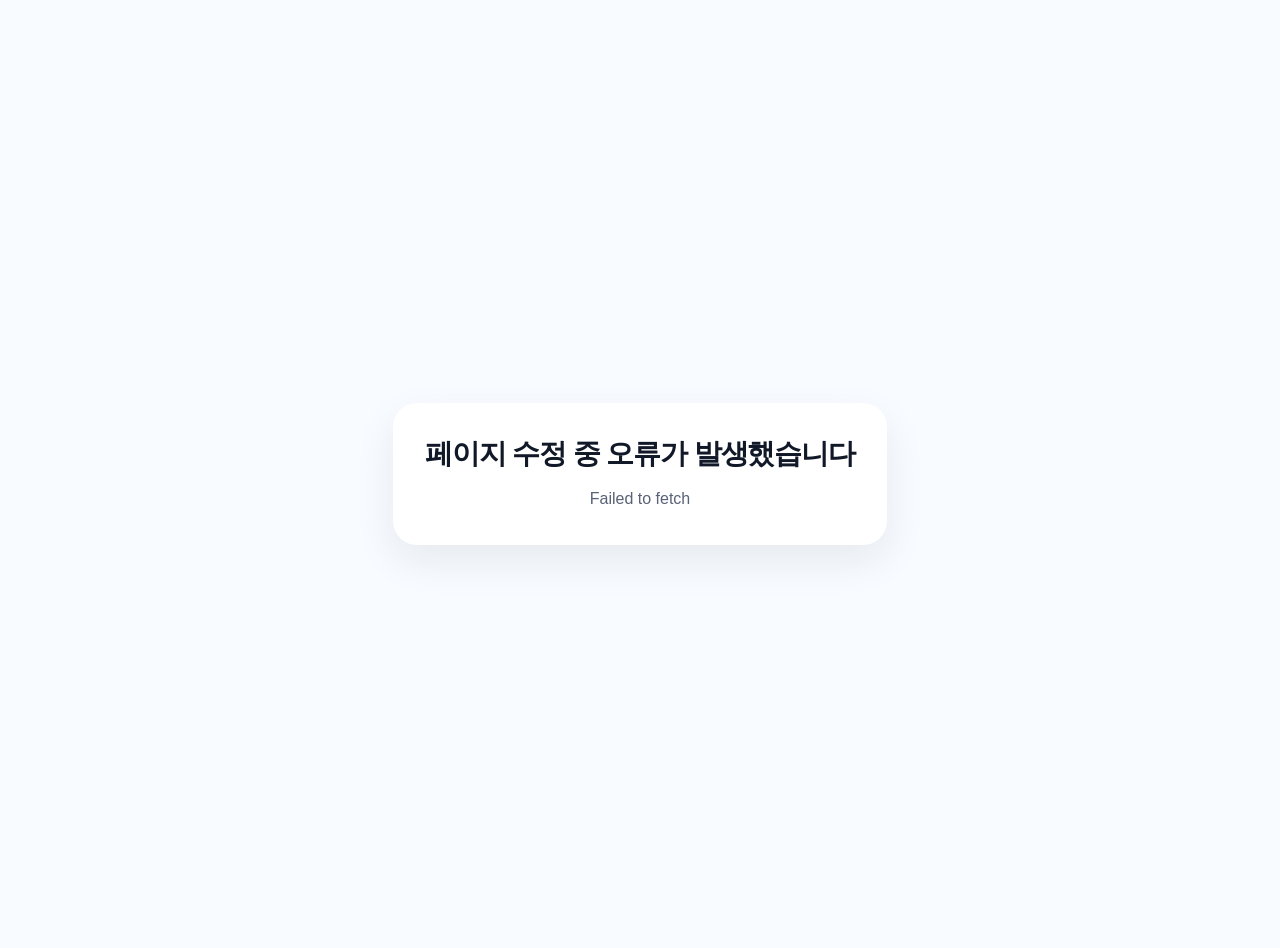
<file: index.html>
<!DOCTYPE html>
<html lang="ko">
<head>
  <meta charset="UTF-8" />
  <meta name="viewport" content="width=device-width, initial-scale=1.0" />
  <title>ChatGPT & Gemini 프롬프트 수업</title>
  <style>
    body{margin:0;font-family:Arial,'Noto Sans KR',sans-serif;background:#f8fbff;color:#111827}
    .loading{min-height:100vh;display:flex;align-items:center;justify-content:center;text-align:center;padding:24px}
    .loading-box{max-width:520px;padding:32px;border-radius:24px;background:#fff;box-shadow:0 16px 40px rgba(23,24,33,.08)}
    .loading-box h1{margin:0 0 12px;font-size:28px;letter-spacing:-.04em}
    .loading-box p{margin:0;color:#596276;line-height:1.7}
  </style>
</head>
<body>
  <div class="loading">
    <div class="loading-box">
      <h1>수업페이지를 불러오는 중입니다</h1>
      <p>체크리스트와 AI 강의 업데이트 브리핑 프롬프트를 복사 가능한 카드로 불러옵니다.</p>
    </div>
  </div>

  <script>
    (async function(){
      const sourceUrl = 'https://raw.githubusercontent.com/khjsbs324/AI_PA_26_1/4514b5a841392683772412829a995191ed4c87b1/index.html';
      const briefingPromptUrl = './ai-briefing-prompt.txt';
      const checklistText = `■ 프롬프트 체크리스트

1. 첫 실행 조사 기간이 최근 7일인가?
2. 웹 검색을 실제로 사용했는가?
3. 핵심 업데이트가 3개 이하인가?
4. 중요하지 않은 일반 AI 뉴스가 제외됐는가?
5. 각 항목에 발표일 또는 변경일이 있는가?
6. 발표일과 기사 게시일을 구분했는가?
7. 핵심 정보에 공식 출처가 있는가?
8. 가격·플랜·크레딧을 공식 페이지에서 확인했는가?
9. 순차 배포·베타·국가·요금제 제한을 표시했는가?
10. 강의 자료 반영 필요 여부가 명확한가?
11. 학생 실습 아이디어가 실제 수업에 적용 가능한가?
12. 동일 발표를 여러 항목으로 중복 작성하지 않았는가?
13. 오래된 기사나 재게시 기사가 포함되지 않았는가?
14. 확인 전 정보를 사실처럼 작성하지 않았는가?
15. 직접 연결되는 출처 링크가 정상적으로 열리는가?
16. 주요 정보가 없을 때 지정된 한 문장만 출력하는가?

※ 다음 중 하나라도 발생하면 첫 실행은 실패로 판단합니다.

1. 존재하지 않는 링크
2. 잘못된 가격·날짜·지원 국가
3. 공식 확인이 없는 내용을 공식 확인으로 표시
4. 이전 발표를 신규 발표로 오인
5. 중요 정보를 만들거나 추정하여 작성`;

      try{
        const [sourceHtml, briefingPromptText] = await Promise.all([
          fetch(sourceUrl).then(response => {
            if(!response.ok) throw new Error('기존 수업페이지를 불러오지 못했습니다.');
            return response.text();
          }),
          fetch(briefingPromptUrl).then(response => {
            if(!response.ok) throw new Error('AI 강의 업데이트 브리핑 프롬프트를 불러오지 못했습니다.');
            return response.text();
          })
        ]);

        let html = sourceHtml;

        html = html.replace(
          '      try{\n',
          '      const promptChecklistText = ' + JSON.stringify(checklistText) + ';\n' +
          '      const aiBriefingPromptText = ' + JSON.stringify(briefingPromptText.trim()) + ';\n\n      try{\n'
        );

        html = html.replace(
          '          .personality-section{background:linear-gradient(180deg,#ffffff 0%,#f7f9ff 100%)}\n',
          '          .personality-section{background:linear-gradient(180deg,#ffffff 0%,#f7f9ff 100%)}\n' +
          '          .prompt-checklist-section,.ai-briefing-prompt-section{background:linear-gradient(180deg,#ffffff 0%,#f7f9ff 100%)}\n' +
          '          .prompt-checklist-block,.ai-briefing-prompt-block{padding:24px;border:1px solid var(--line);border-radius:22px;background:#fff;box-shadow:0 12px 28px rgba(23,24,33,.05)}\n' +
          '          .prompt-checklist-block h3,.ai-briefing-prompt-block h3{margin:0 0 14px;color:var(--ink);font-size:22px;line-height:1.4;letter-spacing:-.03em}\n' +
          '          .prompt-checklist-block pre,.ai-briefing-prompt-block pre{margin:0;max-height:760px;white-space:pre-wrap;word-break:keep-all;background:#111827;color:#eef2ff;border-radius:18px;padding:22px;line-height:1.8;overflow:auto}\n' +
          '          .prompt-checklist-block code,.ai-briefing-prompt-block code{display:block;padding-right:38px;font-size:15px}\n' +
          '          #brand-prompts::after{content:none!important;display:none!important}\n'
        );

        const insertedSectionsCode = `        const promptChecklistSection = originalDoc.createElement('section');
        promptChecklistSection.id = 'prompt-checklist';
        promptChecklistSection.className = 'section prompt-checklist-section';
        promptChecklistSection.setAttribute('aria-labelledby', 'prompt-checklist-title');
        promptChecklistSection.innerHTML = \`
          <div class="section-title">
            <p class="number">추가 자료</p>
            <h2 id="prompt-checklist-title">프롬프트 체크리스트</h2>
            <p>첫 실행 결과의 조사 기간, 출처, 최신성, 정확성과 중복 여부를 순서대로 검수합니다.</p>
          </div>
          <article class="prompt-checklist-block">
            <h3>프롬프트 체크리스트 전체</h3>
            <pre><code></code></pre>
          </article>
        \`;
        promptChecklistSection.querySelector('code').textContent = promptChecklistText;

        const aiBriefingPromptSection = originalDoc.createElement('section');
        aiBriefingPromptSection.id = 'ai-briefing-prompt';
        aiBriefingPromptSection.className = 'section ai-briefing-prompt-section';
        aiBriefingPromptSection.setAttribute('aria-labelledby', 'ai-briefing-prompt-title');
        aiBriefingPromptSection.innerHTML = \`
          <div class="section-title">
            <p class="number">추가 자료</p>
            <h2 id="ai-briefing-prompt-title">AI 강의 업데이트 브리핑 프롬프트</h2>
            <p>최신 AI 정보를 웹 검색으로 수집·검증하고, 강의 자료와 학생 실습에 영향을 주는 변화만 선별하는 반복 리서치 프롬프트입니다.</p>
          </div>
          <article class="ai-briefing-prompt-block">
            <h3>AI 강의 업데이트 브리핑 전체 프롬프트</h3>
            <pre><code></code></pre>
          </article>
        \`;
        aiBriefingPromptSection.querySelector('code').textContent = aiBriefingPromptText;

`;

        html = html.replace(
          "        const personalitySection = originalDoc.createElement('section');\n",
          insertedSectionsCode + "        const personalitySection = originalDoc.createElement('section');\n"
        );

        html = html.replace(
          "          wrapup.parentNode.insertBefore(section, wrapup);\n          wrapup.parentNode.insertBefore(personalitySection, wrapup);",
          "          wrapup.parentNode.insertBefore(section, wrapup);\n          wrapup.parentNode.insertBefore(promptChecklistSection, wrapup);\n          wrapup.parentNode.insertBefore(aiBriefingPromptSection, wrapup);\n          wrapup.parentNode.insertBefore(personalitySection, wrapup);"
        );

        html = html.replace(
          "          originalDoc.querySelector('main').appendChild(section);\n          originalDoc.querySelector('main').appendChild(personalitySection);",
          "          originalDoc.querySelector('main').appendChild(section);\n          originalDoc.querySelector('main').appendChild(promptChecklistSection);\n          originalDoc.querySelector('main').appendChild(aiBriefingPromptSection);\n          originalDoc.querySelector('main').appendChild(personalitySection);"
        );

        html = html.replace(
          "        document.open();\n        document.write('<!DOCTYPE html>' + originalDoc.documentElement.outerHTML);",
          "        const heroActions = originalDoc.querySelector('.hero-actions');\n        if(heroActions && !heroActions.querySelector('[data-cert-cbt-link]')){\n          const certButton = originalDoc.createElement('a');\n          certButton.className = 'drive-btn drive-btn-hero';\n          certButton.href = 'https://khjsbs324.github.io/CBT/';\n          certButton.target = '_blank';\n          certButton.rel = 'noopener noreferrer';\n          certButton.setAttribute('data-cert-cbt-link', 'true');\n          certButton.textContent = '자격증 문제 풀이 시작';\n          heroActions.appendChild(certButton);\n        }\n\n        document.open();\n        document.write('<!DOCTYPE html>' + originalDoc.documentElement.outerHTML);"
        );

        document.open();
        document.write(html);
        document.close();
      }catch(error){
        document.body.innerHTML = `<div class="loading"><div class="loading-box"><h1>페이지 수정 중 오류가 발생했습니다</h1><p>${error.message}</p></div></div>`;
      }
    })();
  </script>
</body>
</html>
</file>
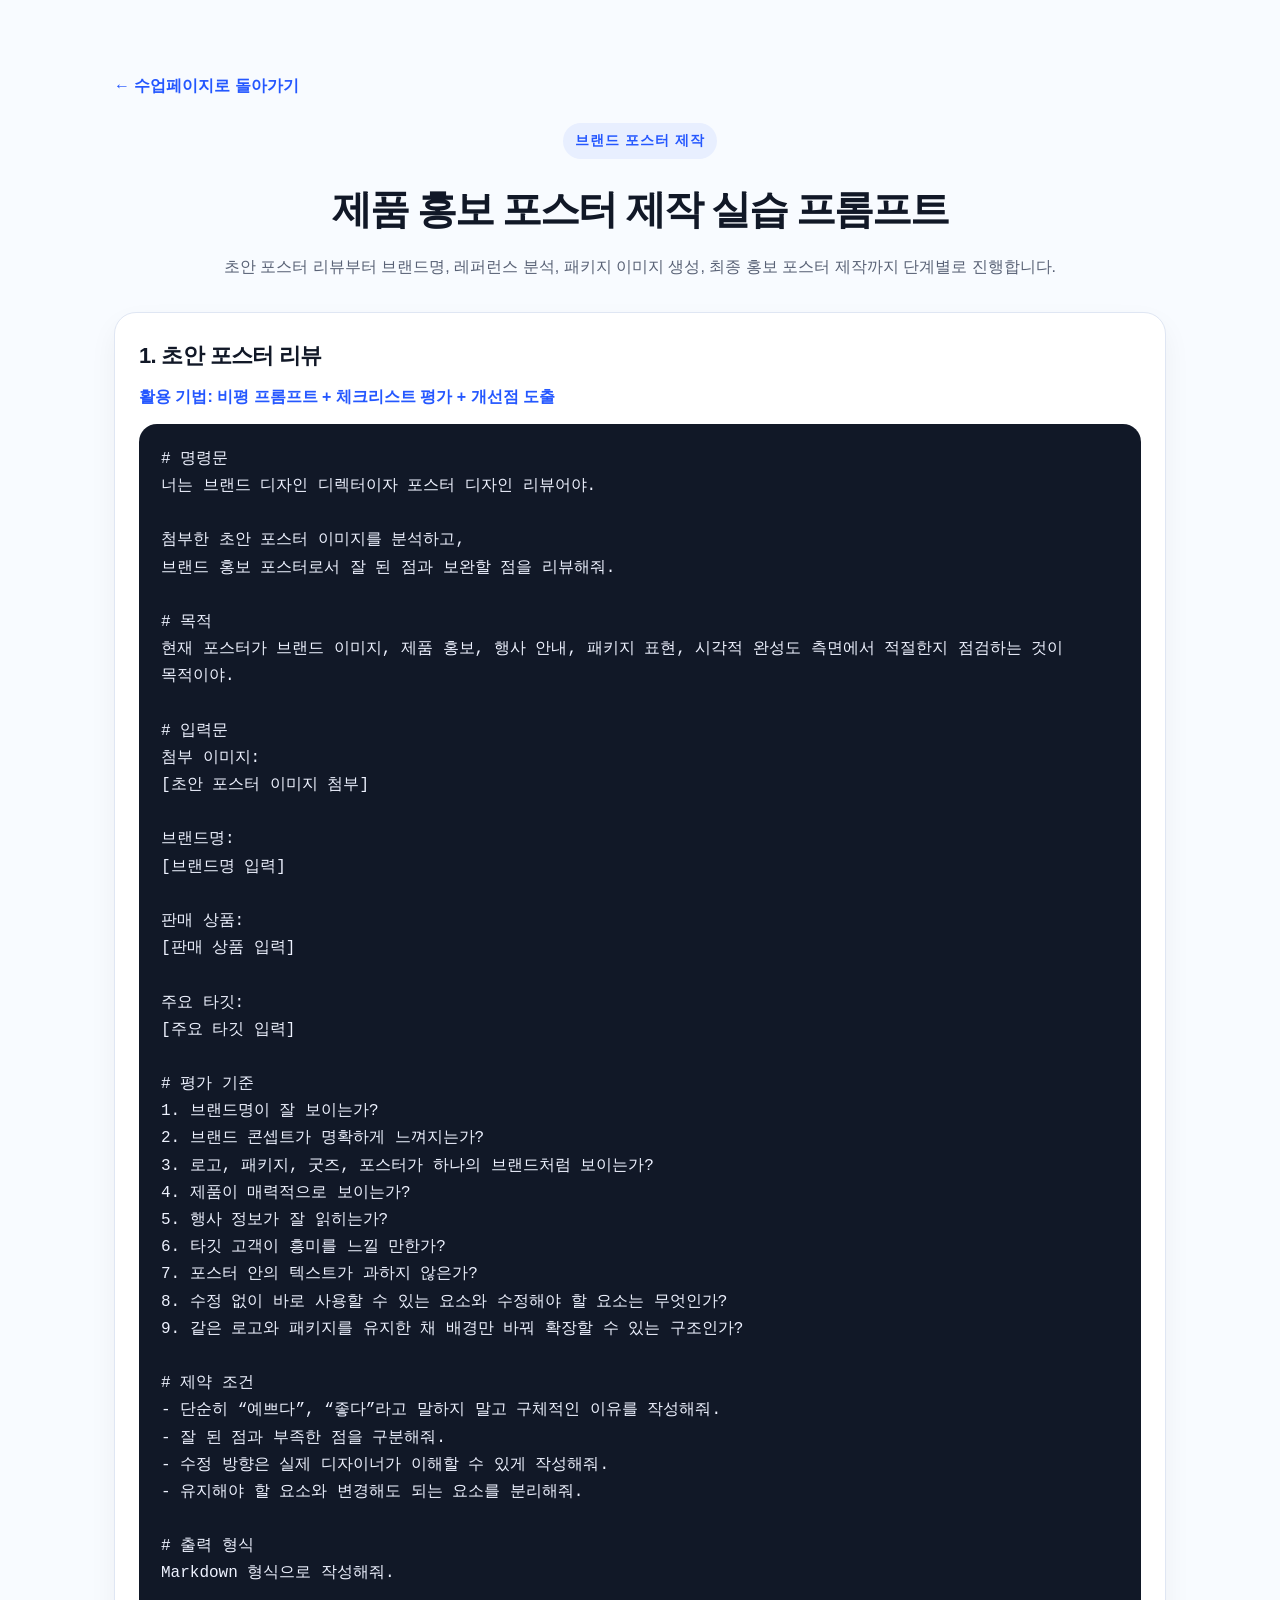
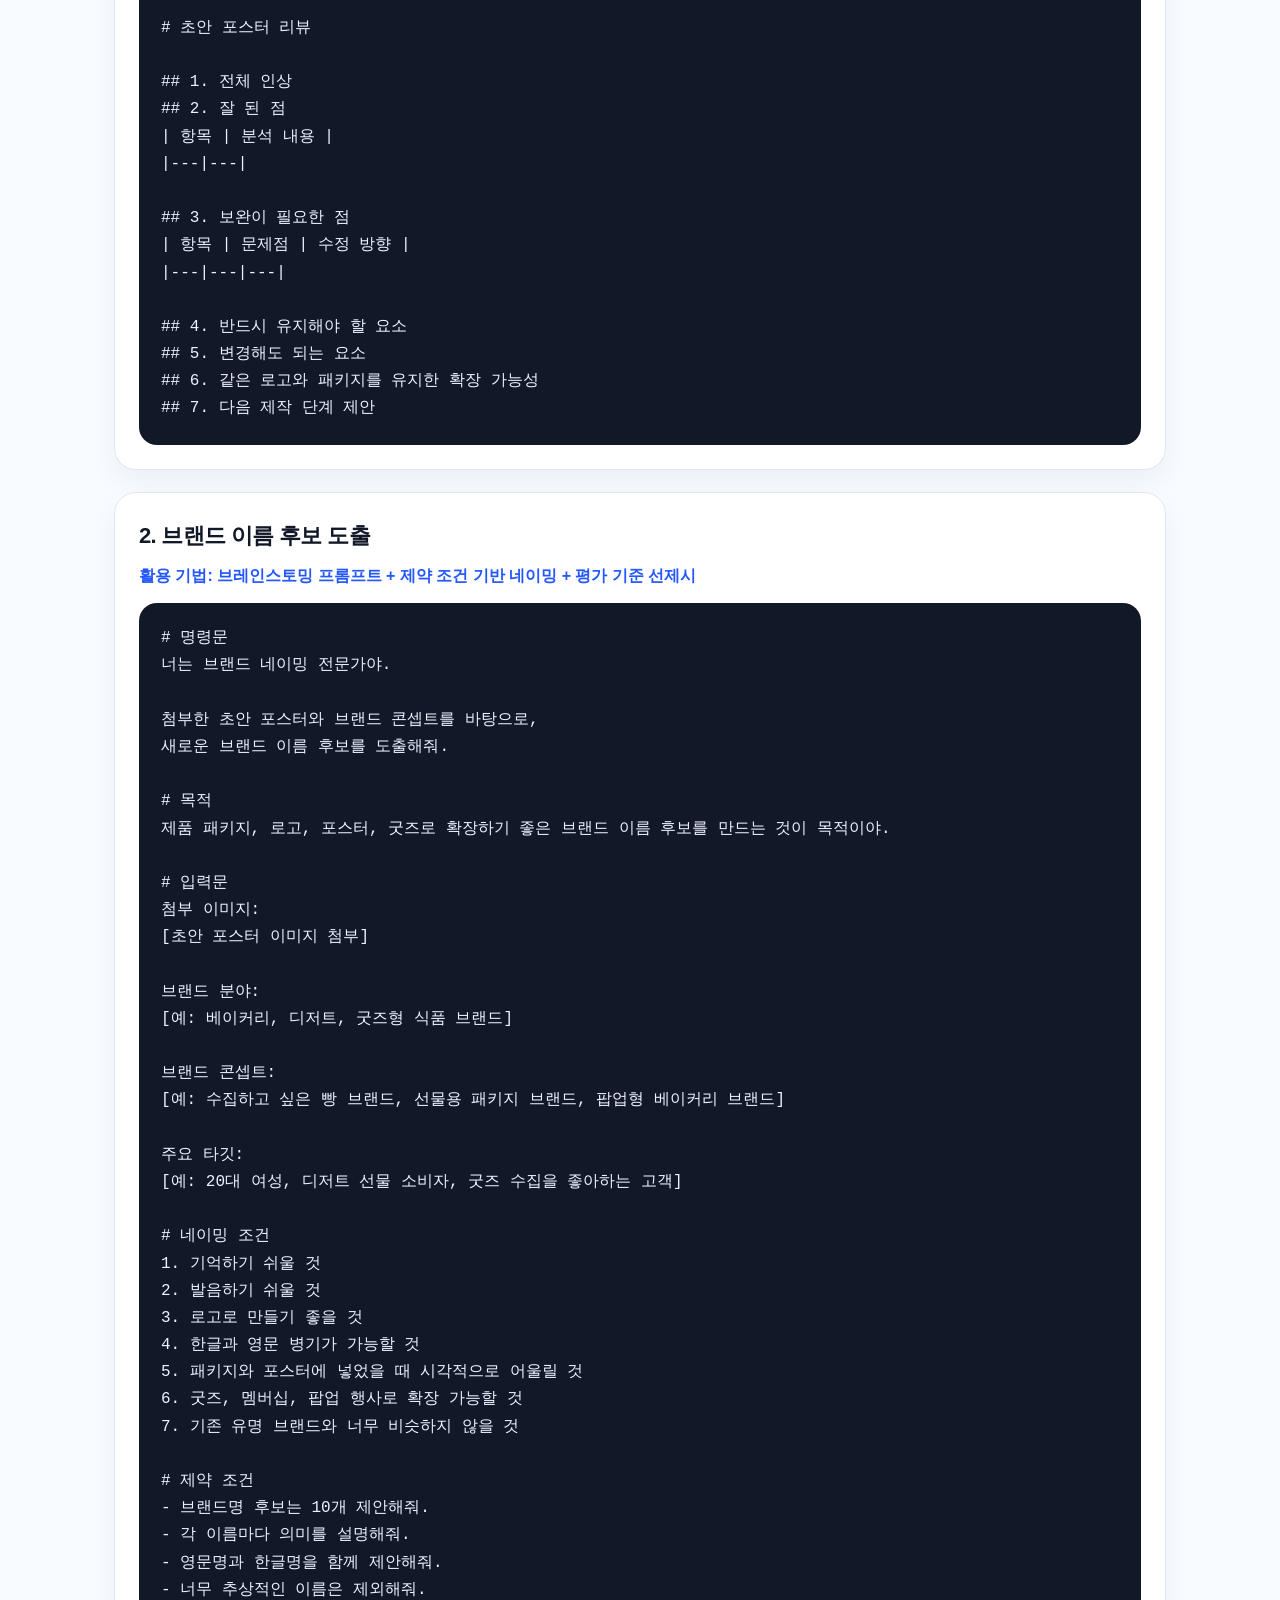
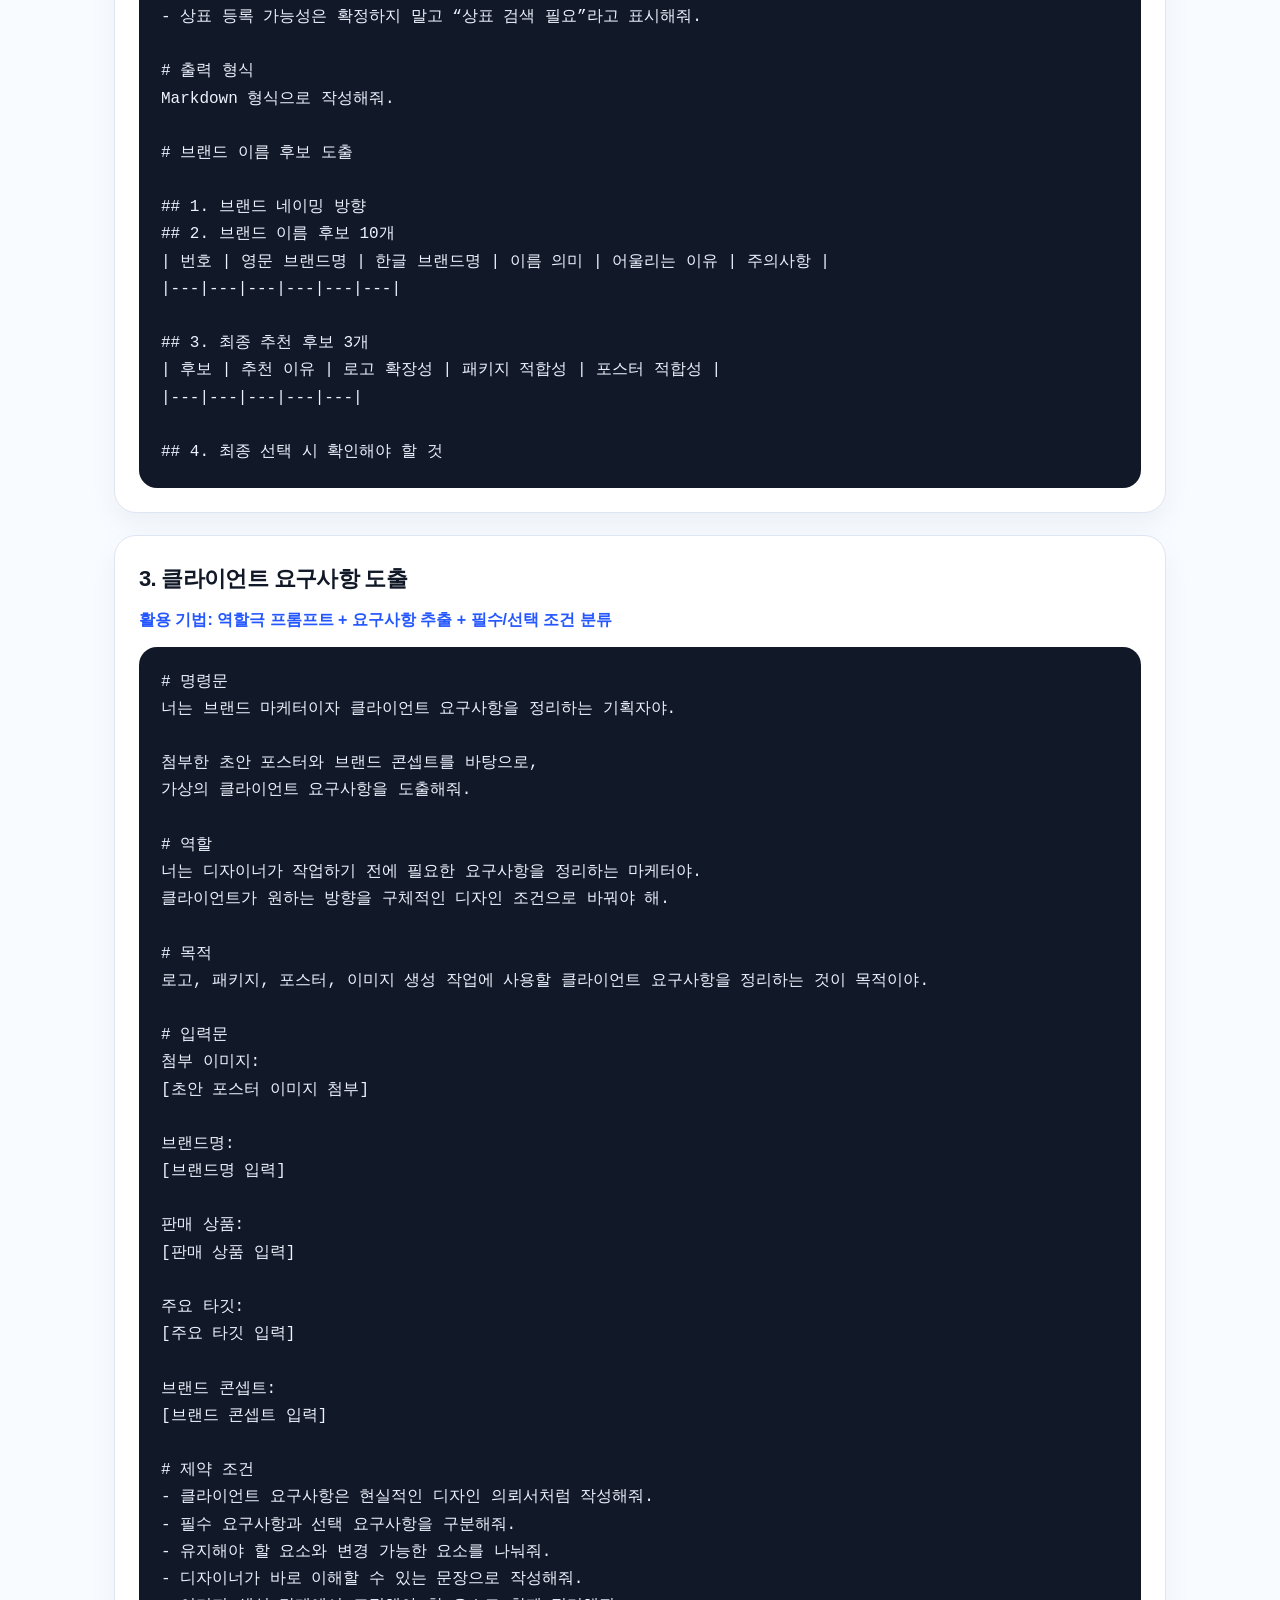
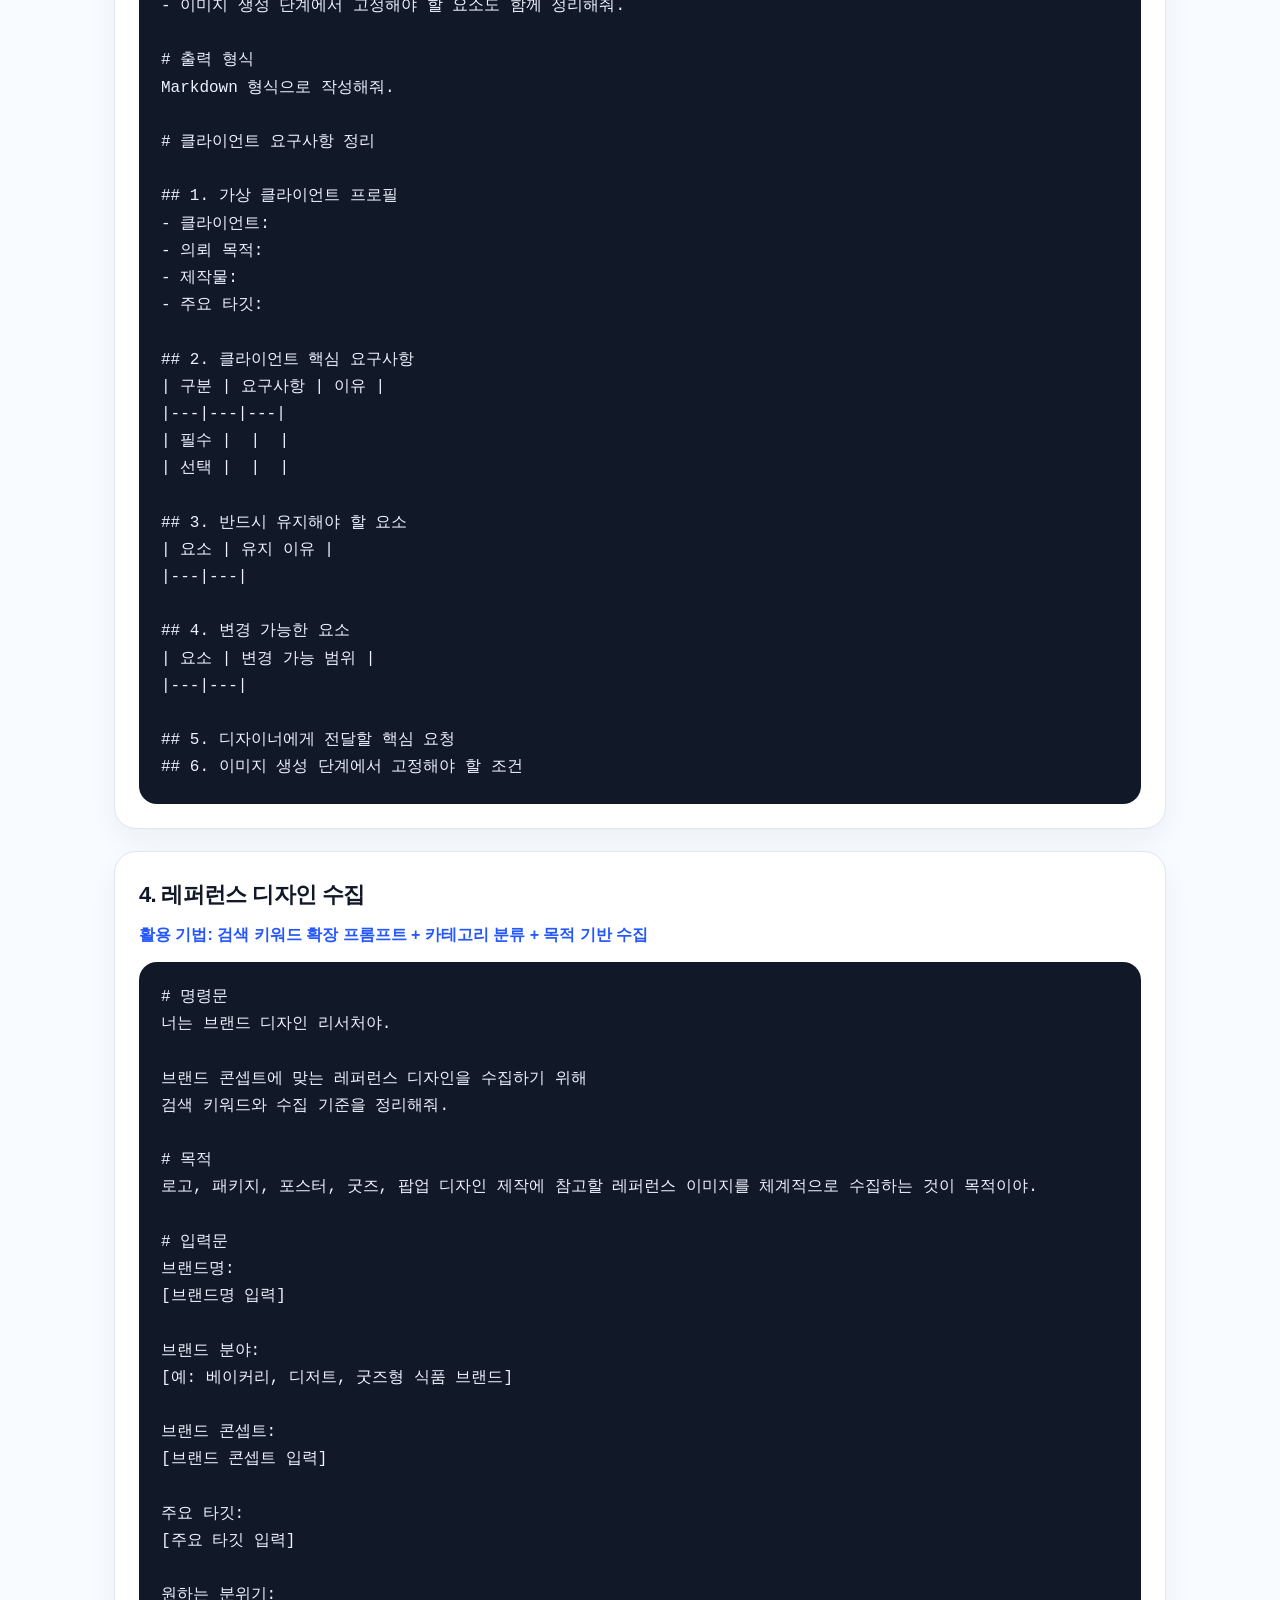
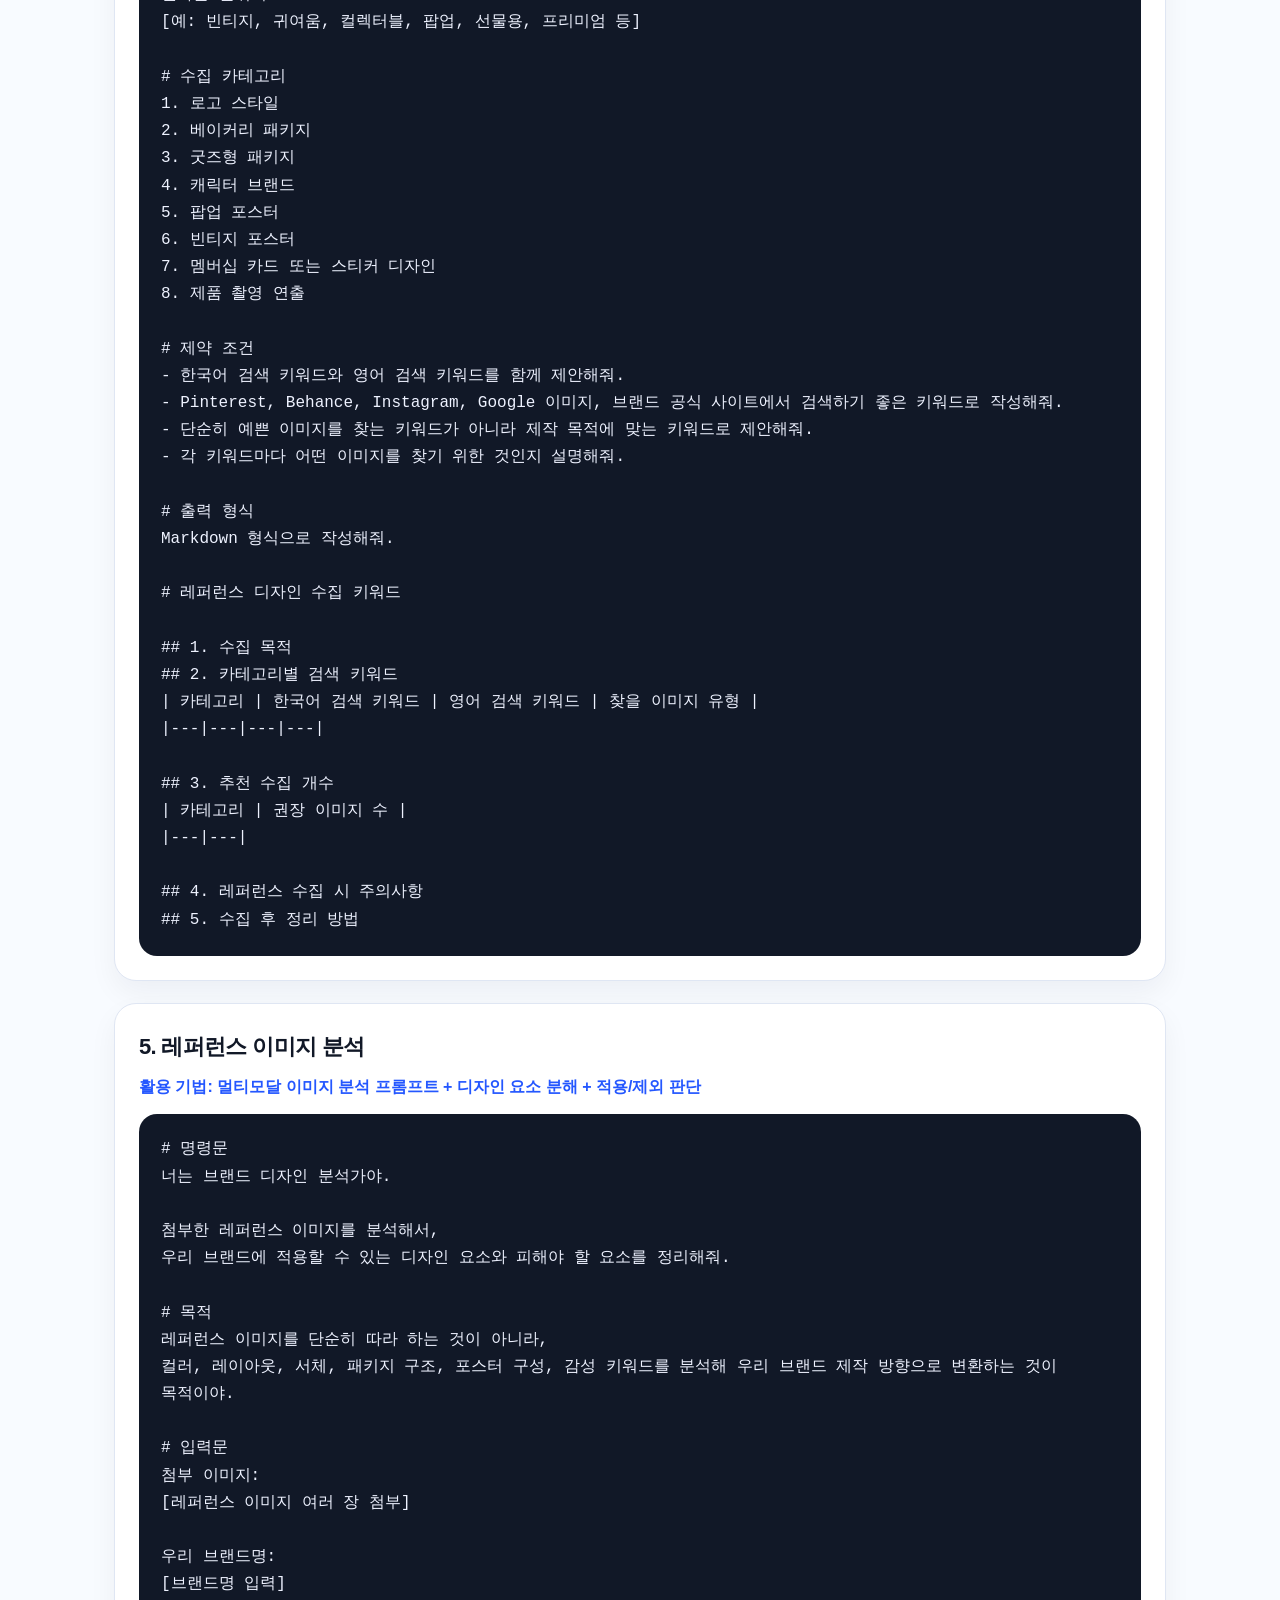
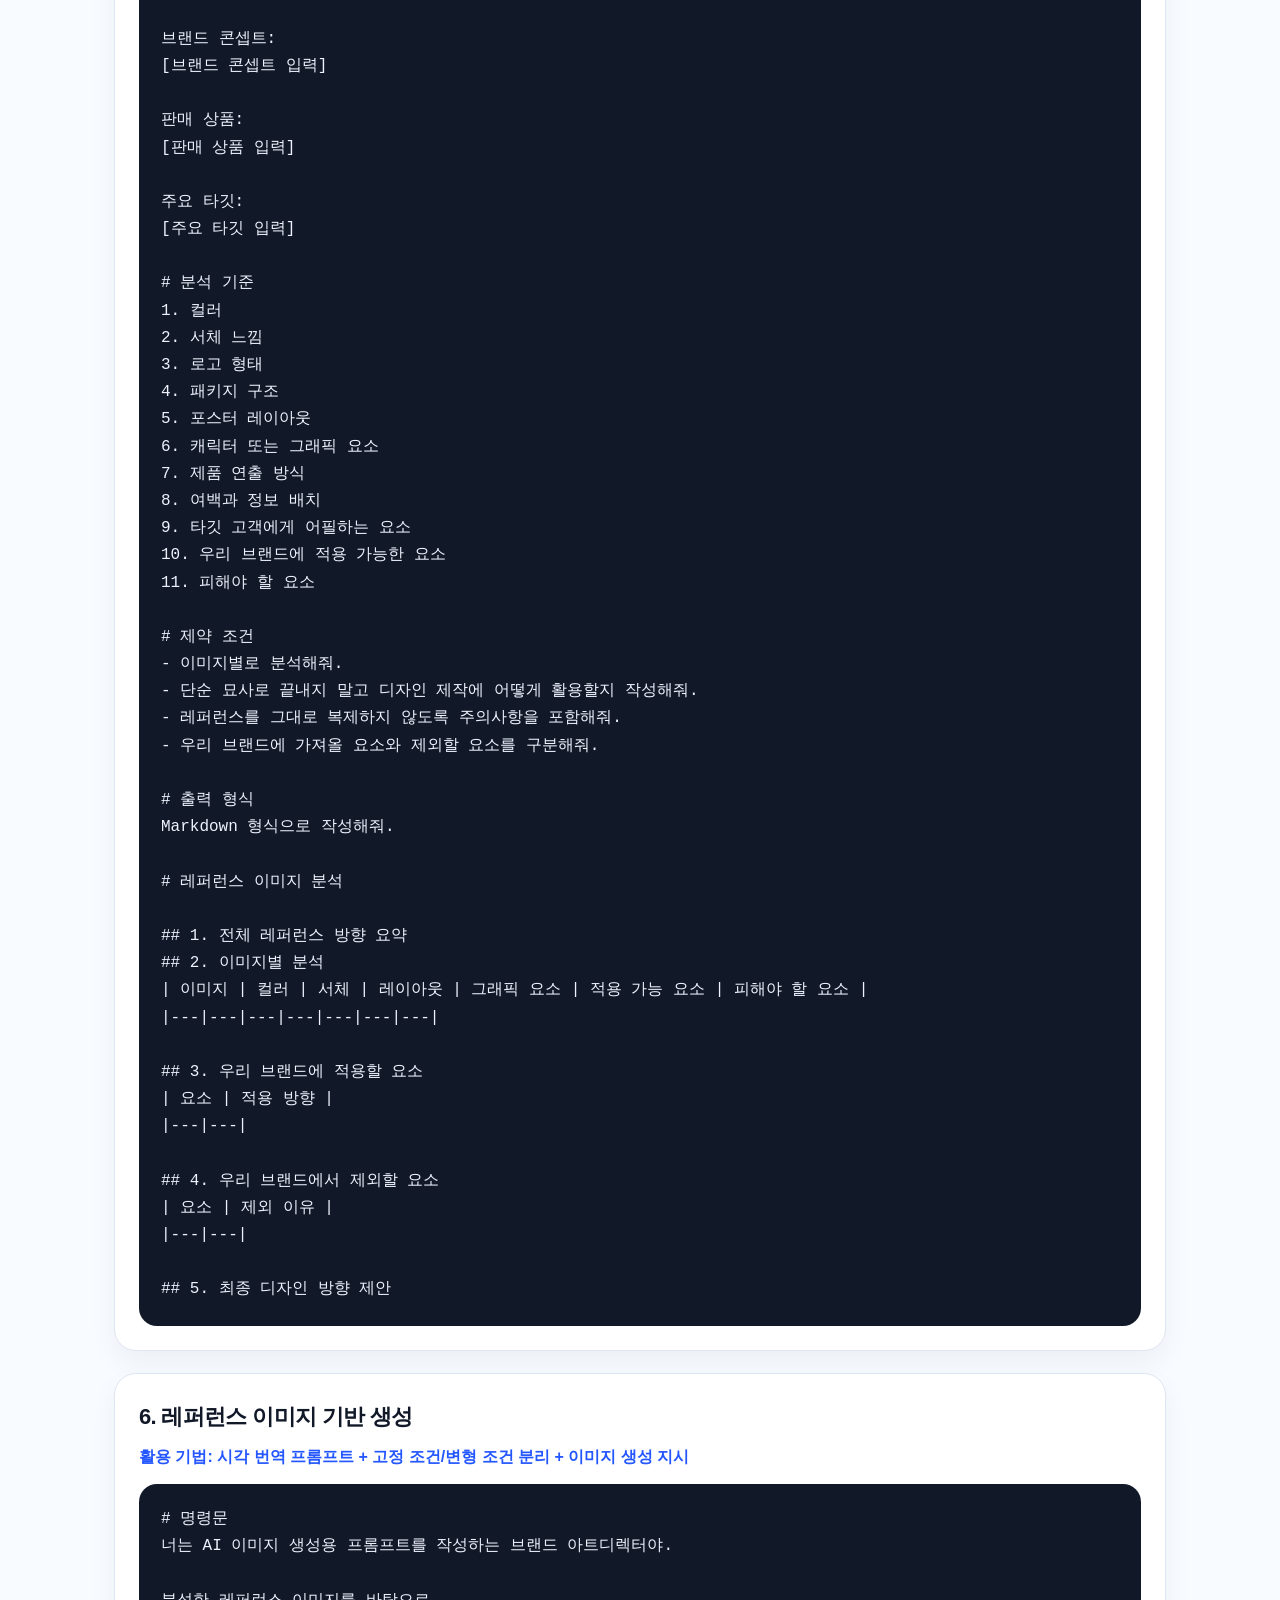
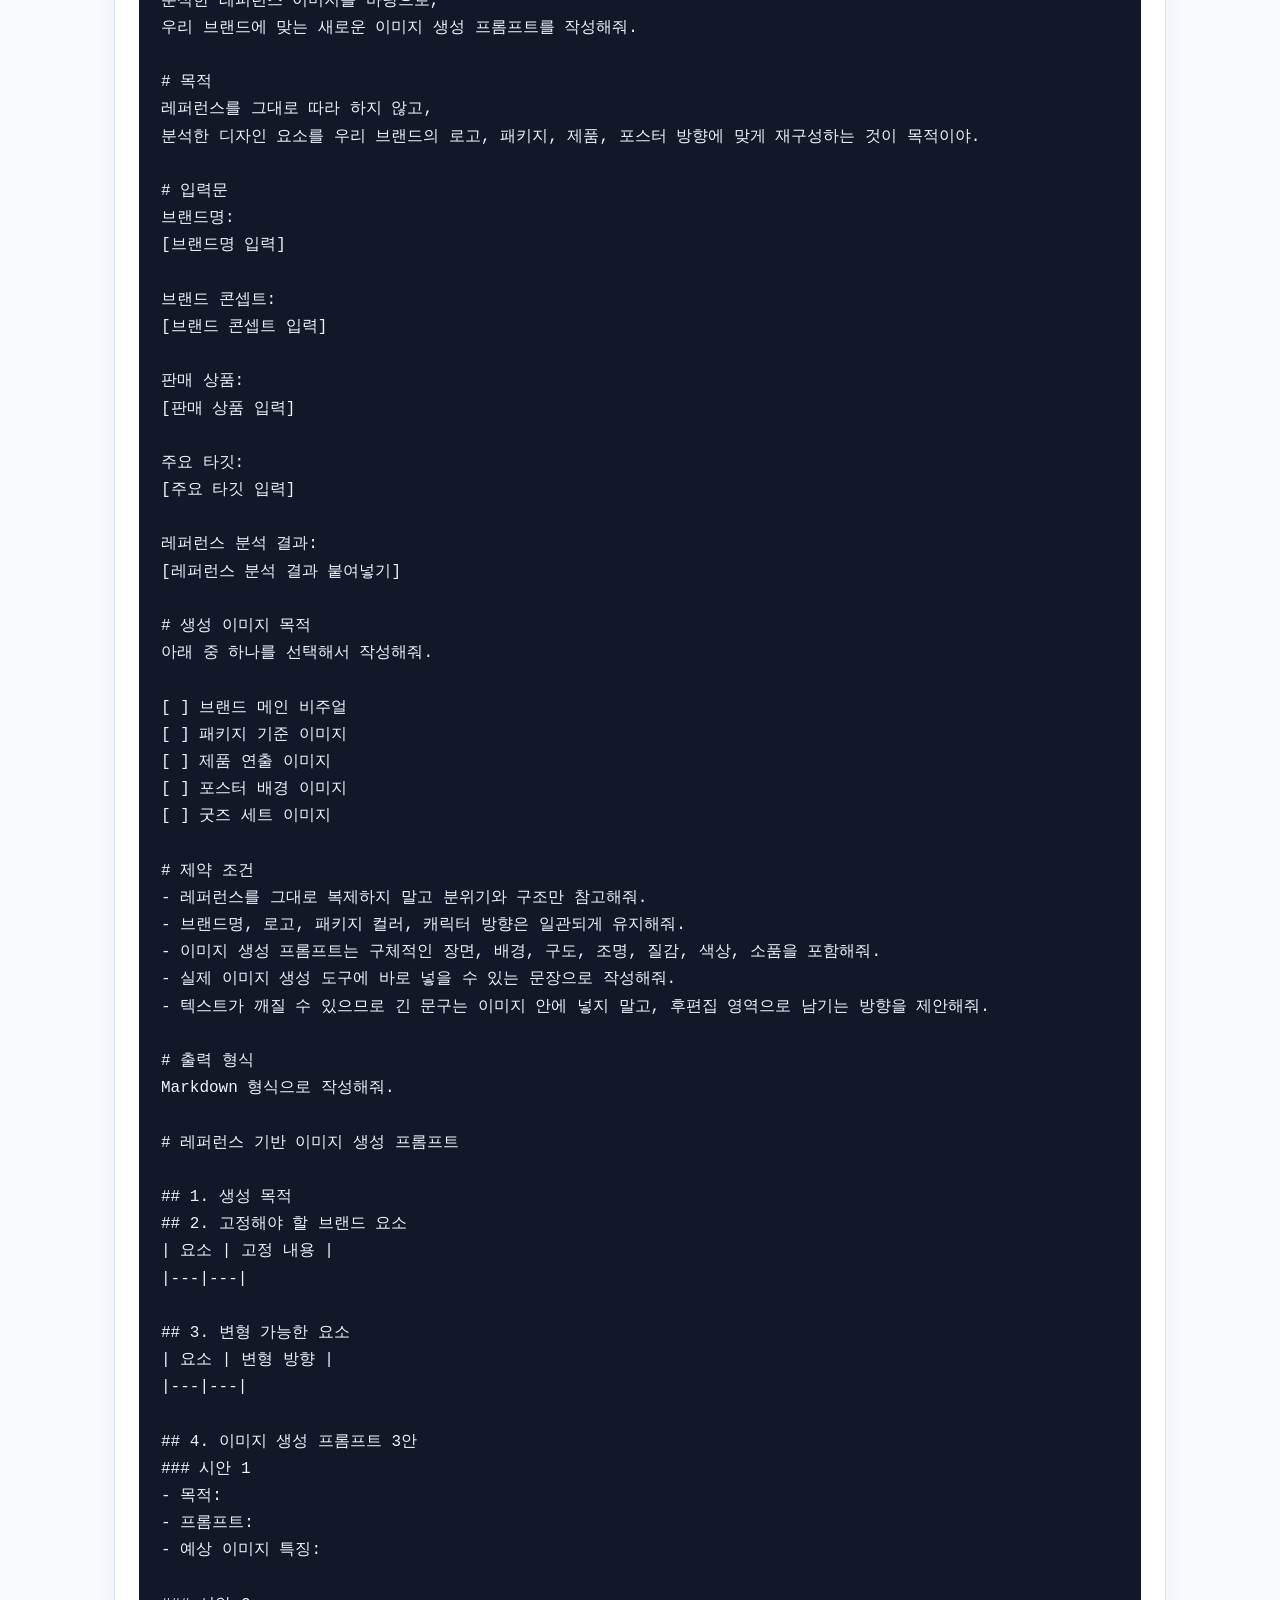
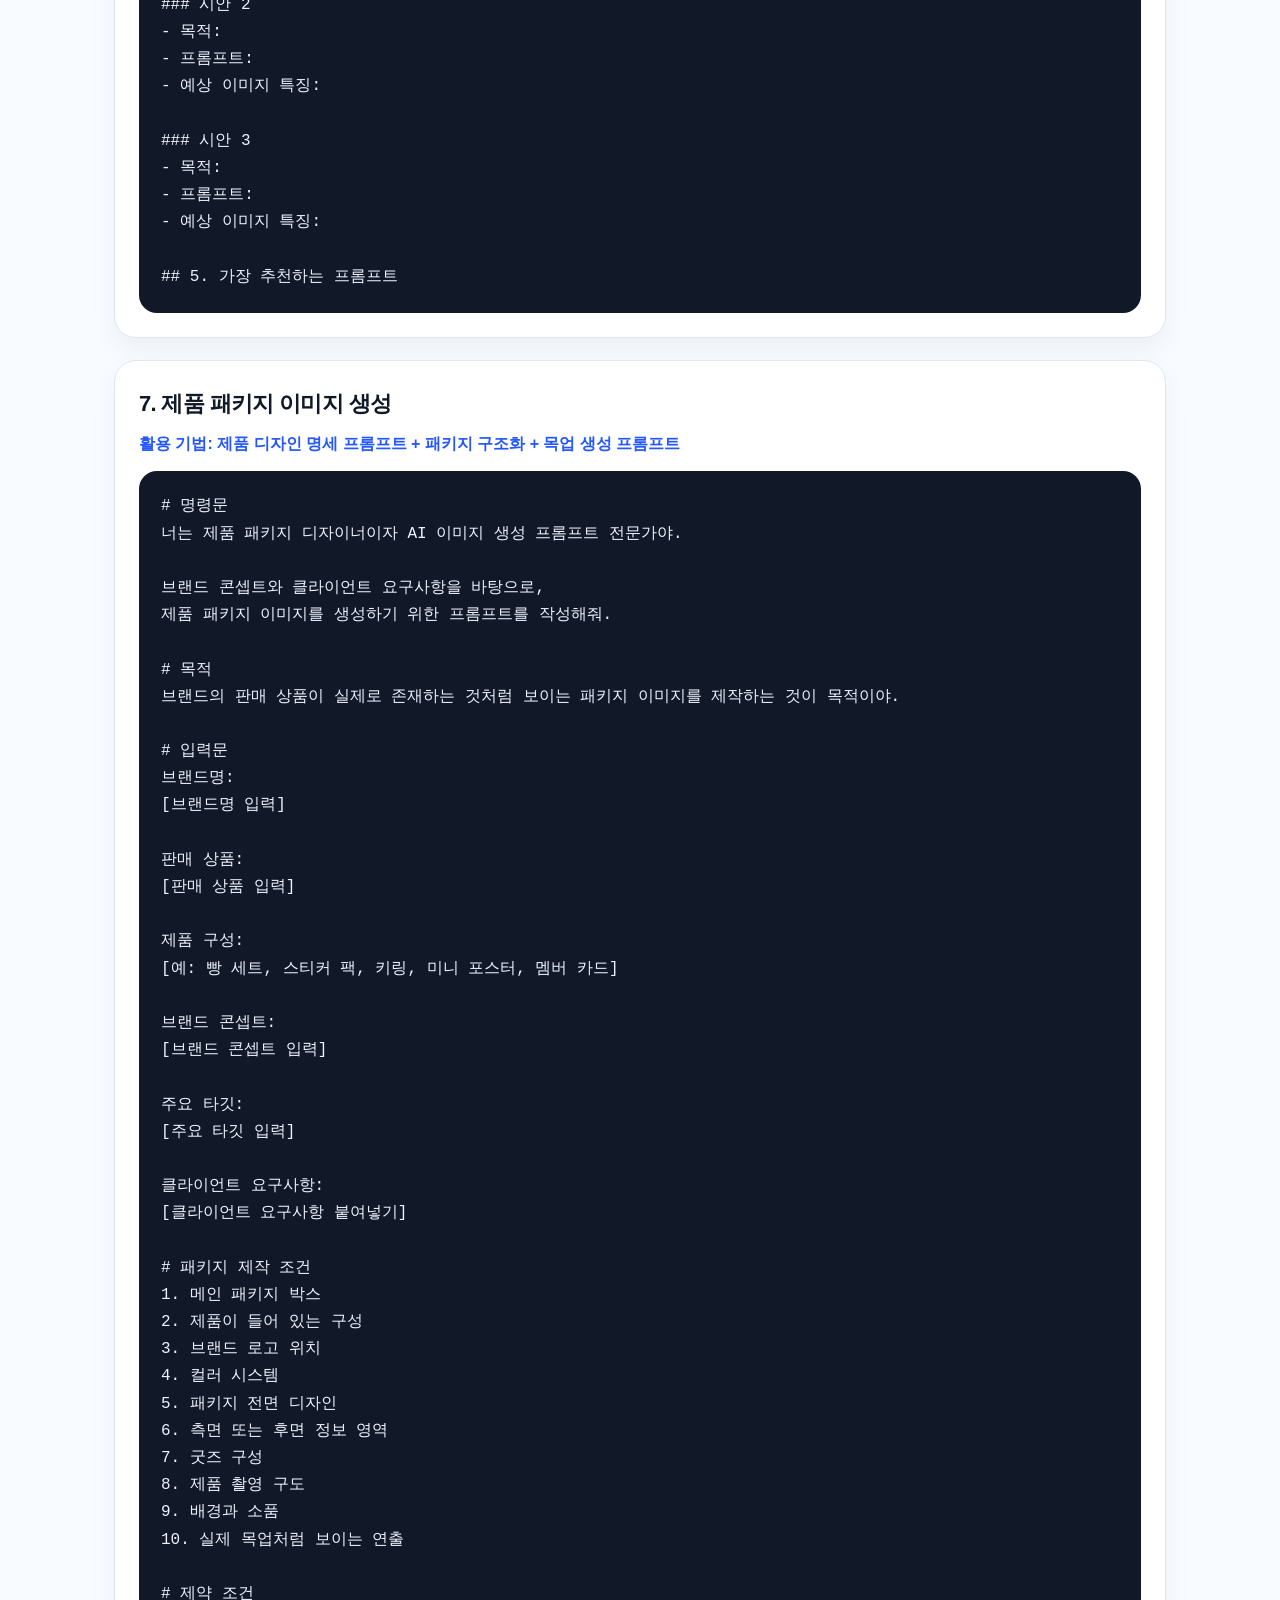
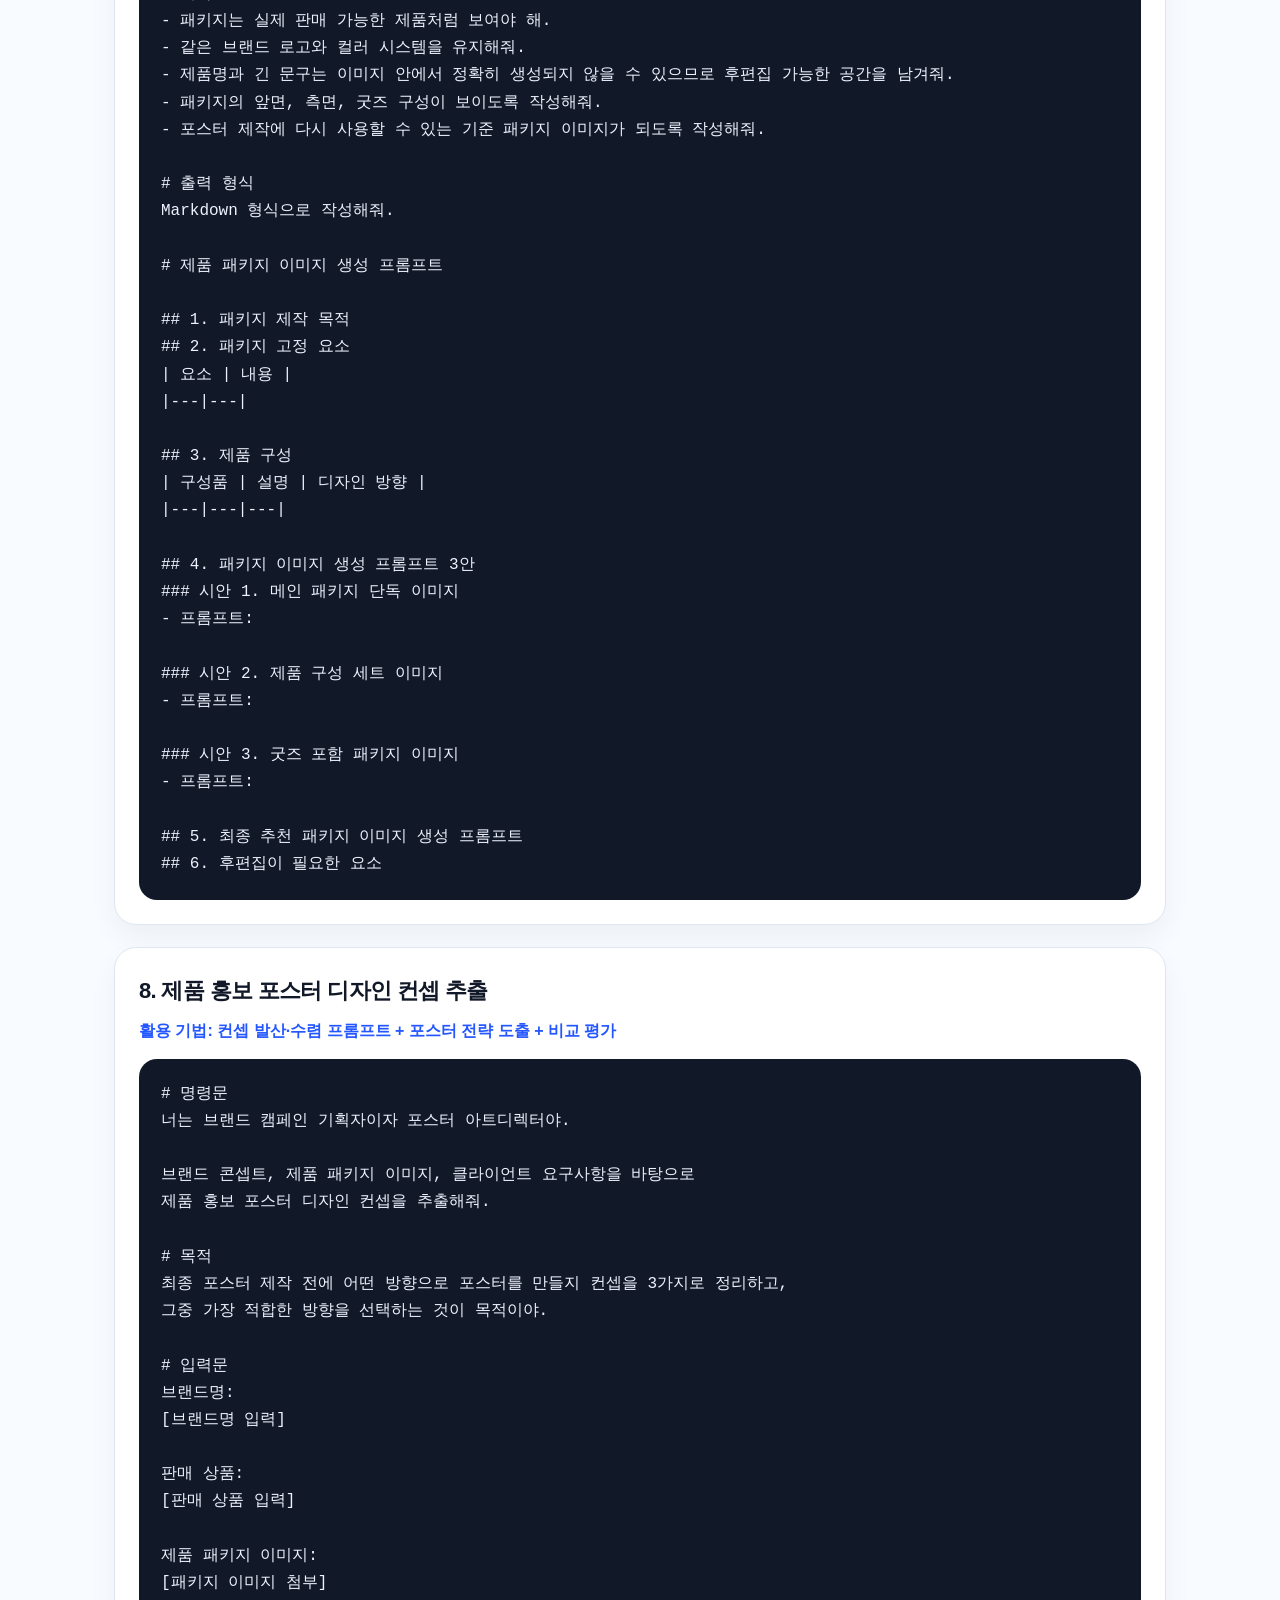
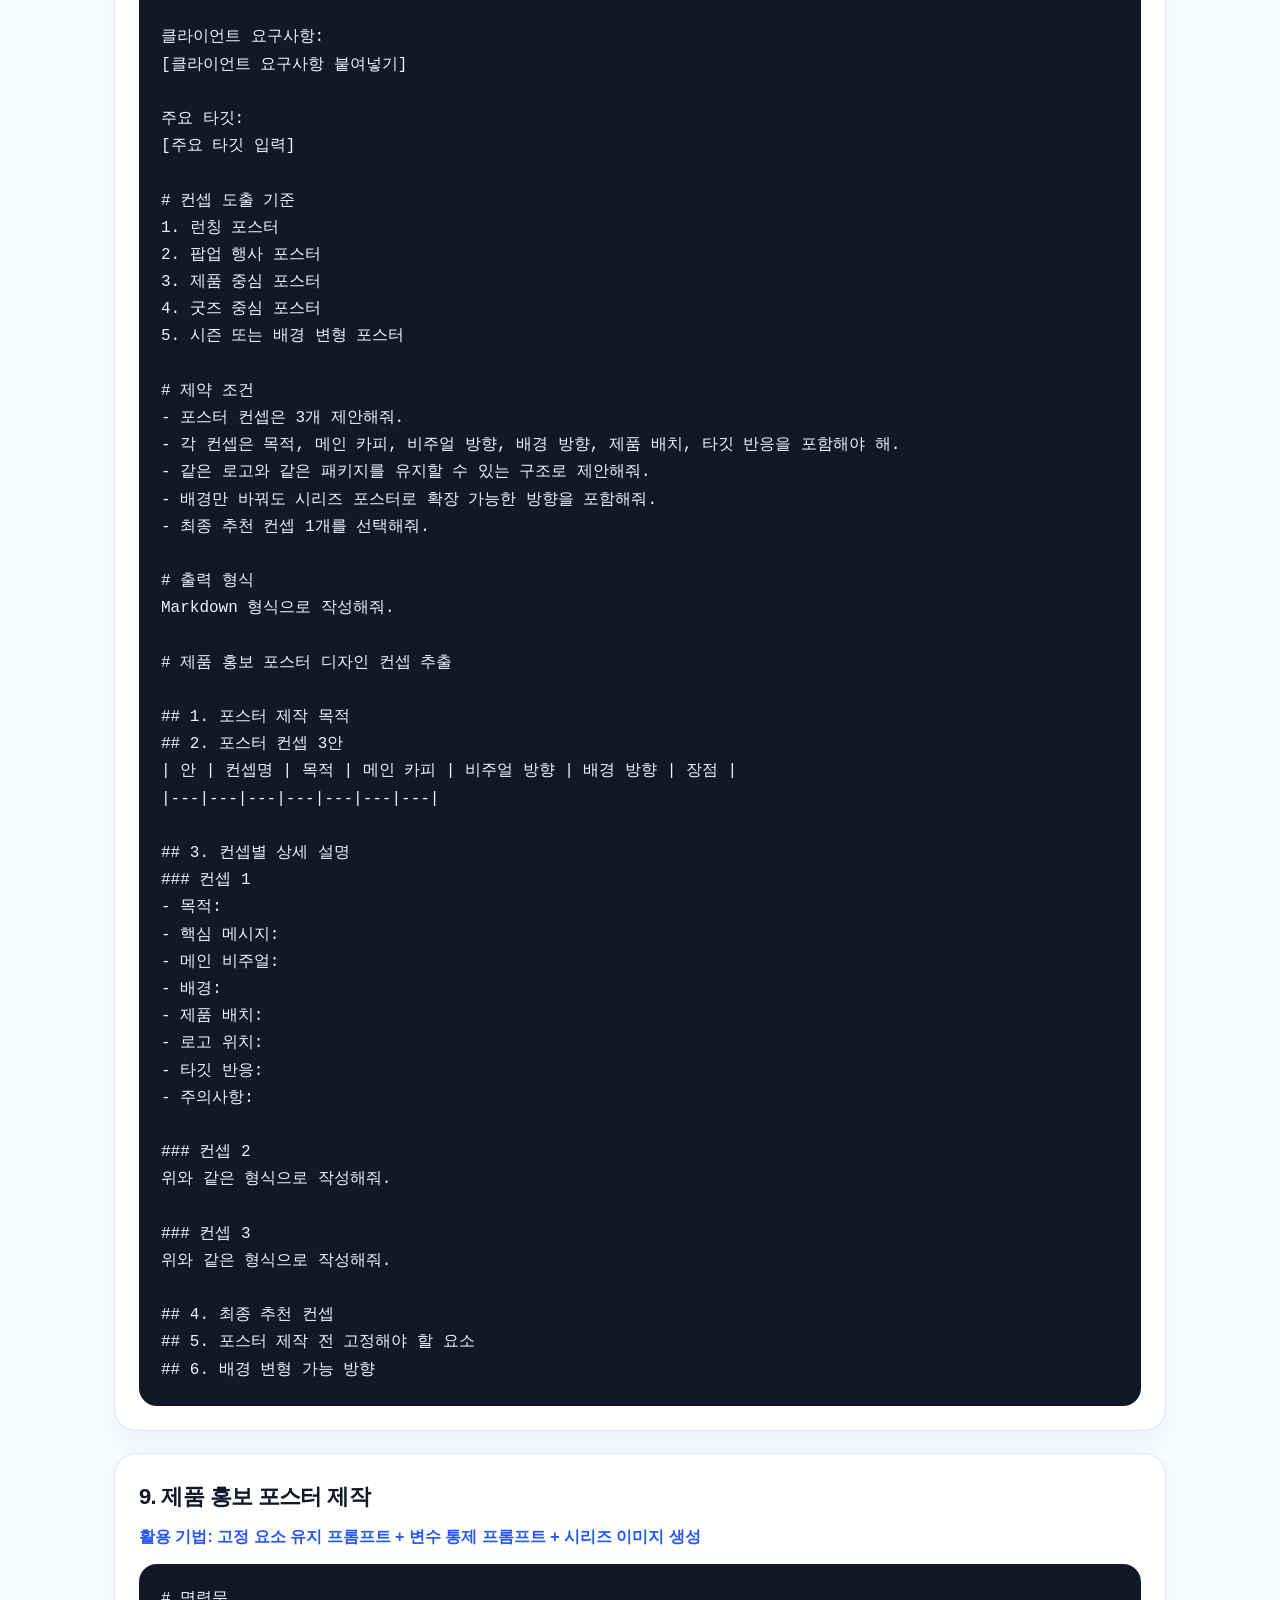
<file: brand-prompts.html>
<!DOCTYPE html>
<html lang="ko">
<head>
  <meta charset="UTF-8" />
  <meta name="viewport" content="width=device-width, initial-scale=1.0" />
  <title>브랜드 포스터 제작 실습 프롬프트</title>
  <link rel="stylesheet" href="./style.css" />
  <style>
    body{background:#f8fbff}
    .brand-prompt-page{max-width:1100px;margin:0 auto;padding:72px 24px}
    .page-head{margin-bottom:32px;text-align:center}
    .page-head .eyebrow{display:inline-flex;padding:6px 12px;border-radius:999px;background:#e8efff;color:#2457ff;font-weight:900}
    .page-head h1{margin:16px 0 10px;font-size:40px;letter-spacing:-.05em;color:#111827}
    .page-head p{margin:0;color:#596276;line-height:1.7}
    .back-link{display:inline-flex;margin-bottom:24px;text-decoration:none;color:#2457ff;font-weight:900}
    .prompt-wrap{display:grid;gap:22px}
    .prompt-block{padding:24px;border:1px solid #dfe6f3;border-radius:22px;background:#fff;box-shadow:0 12px 28px rgba(23,24,33,.05)}
    .prompt-block h2{margin:0 0 8px;font-size:22px;letter-spacing:-.03em;color:#111827}
    .prompt-block .method{margin:0 0 14px;color:#2457ff;font-weight:900}
    .prompt-block pre{margin:0;white-space:pre-wrap;word-break:keep-all;background:#111827;color:#eef2ff;border-radius:18px;padding:22px;line-height:1.7;overflow:auto}
  </style>
</head>
<body>
  <main class="brand-prompt-page">
    <a class="back-link" href="./index.html">← 수업페이지로 돌아가기</a>
    <section class="page-head">
      <p class="eyebrow">브랜드 포스터 제작</p>
      <h1>제품 홍보 포스터 제작 실습 프롬프트</h1>
      <p>초안 포스터 리뷰부터 브랜드명, 레퍼런스 분석, 패키지 이미지 생성, 최종 홍보 포스터 제작까지 단계별로 진행합니다.</p>
    </section>

    <section class="prompt-wrap">
      <article class="prompt-block">
        <h2>1. 초안 포스터 리뷰</h2>
        <p class="method">활용 기법: 비평 프롬프트 + 체크리스트 평가 + 개선점 도출</p>
        <pre><code># 명령문
너는 브랜드 디자인 디렉터이자 포스터 디자인 리뷰어야.

첨부한 초안 포스터 이미지를 분석하고,
브랜드 홍보 포스터로서 잘 된 점과 보완할 점을 리뷰해줘.

# 목적
현재 포스터가 브랜드 이미지, 제품 홍보, 행사 안내, 패키지 표현, 시각적 완성도 측면에서 적절한지 점검하는 것이 목적이야.

# 입력문
첨부 이미지:
[초안 포스터 이미지 첨부]

브랜드명:
[브랜드명 입력]

판매 상품:
[판매 상품 입력]

주요 타깃:
[주요 타깃 입력]

# 평가 기준
1. 브랜드명이 잘 보이는가?
2. 브랜드 콘셉트가 명확하게 느껴지는가?
3. 로고, 패키지, 굿즈, 포스터가 하나의 브랜드처럼 보이는가?
4. 제품이 매력적으로 보이는가?
5. 행사 정보가 잘 읽히는가?
6. 타깃 고객이 흥미를 느낄 만한가?
7. 포스터 안의 텍스트가 과하지 않은가?
8. 수정 없이 바로 사용할 수 있는 요소와 수정해야 할 요소는 무엇인가?
9. 같은 로고와 패키지를 유지한 채 배경만 바꿔 확장할 수 있는 구조인가?

# 제약 조건
- 단순히 “예쁘다”, “좋다”라고 말하지 말고 구체적인 이유를 작성해줘.
- 잘 된 점과 부족한 점을 구분해줘.
- 수정 방향은 실제 디자이너가 이해할 수 있게 작성해줘.
- 유지해야 할 요소와 변경해도 되는 요소를 분리해줘.

# 출력 형식
Markdown 형식으로 작성해줘.

# 초안 포스터 리뷰

## 1. 전체 인상
## 2. 잘 된 점
| 항목 | 분석 내용 |
|---|---|

## 3. 보완이 필요한 점
| 항목 | 문제점 | 수정 방향 |
|---|---|---|

## 4. 반드시 유지해야 할 요소
## 5. 변경해도 되는 요소
## 6. 같은 로고와 패키지를 유지한 확장 가능성
## 7. 다음 제작 단계 제안</code></pre>
      </article>

      <article class="prompt-block">
        <h2>2. 브랜드 이름 후보 도출</h2>
        <p class="method">활용 기법: 브레인스토밍 프롬프트 + 제약 조건 기반 네이밍 + 평가 기준 선제시</p>
        <pre><code># 명령문
너는 브랜드 네이밍 전문가야.

첨부한 초안 포스터와 브랜드 콘셉트를 바탕으로,
새로운 브랜드 이름 후보를 도출해줘.

# 목적
제품 패키지, 로고, 포스터, 굿즈로 확장하기 좋은 브랜드 이름 후보를 만드는 것이 목적이야.

# 입력문
첨부 이미지:
[초안 포스터 이미지 첨부]

브랜드 분야:
[예: 베이커리, 디저트, 굿즈형 식품 브랜드]

브랜드 콘셉트:
[예: 수집하고 싶은 빵 브랜드, 선물용 패키지 브랜드, 팝업형 베이커리 브랜드]

주요 타깃:
[예: 20대 여성, 디저트 선물 소비자, 굿즈 수집을 좋아하는 고객]

# 네이밍 조건
1. 기억하기 쉬울 것
2. 발음하기 쉬울 것
3. 로고로 만들기 좋을 것
4. 한글과 영문 병기가 가능할 것
5. 패키지와 포스터에 넣었을 때 시각적으로 어울릴 것
6. 굿즈, 멤버십, 팝업 행사로 확장 가능할 것
7. 기존 유명 브랜드와 너무 비슷하지 않을 것

# 제약 조건
- 브랜드명 후보는 10개 제안해줘.
- 각 이름마다 의미를 설명해줘.
- 영문명과 한글명을 함께 제안해줘.
- 너무 추상적인 이름은 제외해줘.
- 상표 등록 가능성은 확정하지 말고 “상표 검색 필요”라고 표시해줘.

# 출력 형식
Markdown 형식으로 작성해줘.

# 브랜드 이름 후보 도출

## 1. 브랜드 네이밍 방향
## 2. 브랜드 이름 후보 10개
| 번호 | 영문 브랜드명 | 한글 브랜드명 | 이름 의미 | 어울리는 이유 | 주의사항 |
|---|---|---|---|---|---|

## 3. 최종 추천 후보 3개
| 후보 | 추천 이유 | 로고 확장성 | 패키지 적합성 | 포스터 적합성 |
|---|---|---|---|---|

## 4. 최종 선택 시 확인해야 할 것</code></pre>
      </article>

      <article class="prompt-block">
        <h2>3. 클라이언트 요구사항 도출</h2>
        <p class="method">활용 기법: 역할극 프롬프트 + 요구사항 추출 + 필수/선택 조건 분류</p>
        <pre><code># 명령문
너는 브랜드 마케터이자 클라이언트 요구사항을 정리하는 기획자야.

첨부한 초안 포스터와 브랜드 콘셉트를 바탕으로,
가상의 클라이언트 요구사항을 도출해줘.

# 역할
너는 디자이너가 작업하기 전에 필요한 요구사항을 정리하는 마케터야.
클라이언트가 원하는 방향을 구체적인 디자인 조건으로 바꿔야 해.

# 목적
로고, 패키지, 포스터, 이미지 생성 작업에 사용할 클라이언트 요구사항을 정리하는 것이 목적이야.

# 입력문
첨부 이미지:
[초안 포스터 이미지 첨부]

브랜드명:
[브랜드명 입력]

판매 상품:
[판매 상품 입력]

주요 타깃:
[주요 타깃 입력]

브랜드 콘셉트:
[브랜드 콘셉트 입력]

# 제약 조건
- 클라이언트 요구사항은 현실적인 디자인 의뢰서처럼 작성해줘.
- 필수 요구사항과 선택 요구사항을 구분해줘.
- 유지해야 할 요소와 변경 가능한 요소를 나눠줘.
- 디자이너가 바로 이해할 수 있는 문장으로 작성해줘.
- 이미지 생성 단계에서 고정해야 할 요소도 함께 정리해줘.

# 출력 형식
Markdown 형식으로 작성해줘.

# 클라이언트 요구사항 정리

## 1. 가상 클라이언트 프로필
- 클라이언트:
- 의뢰 목적:
- 제작물:
- 주요 타깃:

## 2. 클라이언트 핵심 요구사항
| 구분 | 요구사항 | 이유 |
|---|---|---|
| 필수 |  |  |
| 선택 |  |  |

## 3. 반드시 유지해야 할 요소
| 요소 | 유지 이유 |
|---|---|

## 4. 변경 가능한 요소
| 요소 | 변경 가능 범위 |
|---|---|

## 5. 디자이너에게 전달할 핵심 요청
## 6. 이미지 생성 단계에서 고정해야 할 조건</code></pre>
      </article>

      <article class="prompt-block">
        <h2>4. 레퍼런스 디자인 수집</h2>
        <p class="method">활용 기법: 검색 키워드 확장 프롬프트 + 카테고리 분류 + 목적 기반 수집</p>
        <pre><code># 명령문
너는 브랜드 디자인 리서처야.

브랜드 콘셉트에 맞는 레퍼런스 디자인을 수집하기 위해
검색 키워드와 수집 기준을 정리해줘.

# 목적
로고, 패키지, 포스터, 굿즈, 팝업 디자인 제작에 참고할 레퍼런스 이미지를 체계적으로 수집하는 것이 목적이야.

# 입력문
브랜드명:
[브랜드명 입력]

브랜드 분야:
[예: 베이커리, 디저트, 굿즈형 식품 브랜드]

브랜드 콘셉트:
[브랜드 콘셉트 입력]

주요 타깃:
[주요 타깃 입력]

원하는 분위기:
[예: 빈티지, 귀여움, 컬렉터블, 팝업, 선물용, 프리미엄 등]

# 수집 카테고리
1. 로고 스타일
2. 베이커리 패키지
3. 굿즈형 패키지
4. 캐릭터 브랜드
5. 팝업 포스터
6. 빈티지 포스터
7. 멤버십 카드 또는 스티커 디자인
8. 제품 촬영 연출

# 제약 조건
- 한국어 검색 키워드와 영어 검색 키워드를 함께 제안해줘.
- Pinterest, Behance, Instagram, Google 이미지, 브랜드 공식 사이트에서 검색하기 좋은 키워드로 작성해줘.
- 단순히 예쁜 이미지를 찾는 키워드가 아니라 제작 목적에 맞는 키워드로 제안해줘.
- 각 키워드마다 어떤 이미지를 찾기 위한 것인지 설명해줘.

# 출력 형식
Markdown 형식으로 작성해줘.

# 레퍼런스 디자인 수집 키워드

## 1. 수집 목적
## 2. 카테고리별 검색 키워드
| 카테고리 | 한국어 검색 키워드 | 영어 검색 키워드 | 찾을 이미지 유형 |
|---|---|---|---|

## 3. 추천 수집 개수
| 카테고리 | 권장 이미지 수 |
|---|---|

## 4. 레퍼런스 수집 시 주의사항
## 5. 수집 후 정리 방법</code></pre>
      </article>

      <article class="prompt-block">
        <h2>5. 레퍼런스 이미지 분석</h2>
        <p class="method">활용 기법: 멀티모달 이미지 분석 프롬프트 + 디자인 요소 분해 + 적용/제외 판단</p>
        <pre><code># 명령문
너는 브랜드 디자인 분석가야.

첨부한 레퍼런스 이미지를 분석해서,
우리 브랜드에 적용할 수 있는 디자인 요소와 피해야 할 요소를 정리해줘.

# 목적
레퍼런스 이미지를 단순히 따라 하는 것이 아니라,
컬러, 레이아웃, 서체, 패키지 구조, 포스터 구성, 감성 키워드를 분석해 우리 브랜드 제작 방향으로 변환하는 것이 목적이야.

# 입력문
첨부 이미지:
[레퍼런스 이미지 여러 장 첨부]

우리 브랜드명:
[브랜드명 입력]

브랜드 콘셉트:
[브랜드 콘셉트 입력]

판매 상품:
[판매 상품 입력]

주요 타깃:
[주요 타깃 입력]

# 분석 기준
1. 컬러
2. 서체 느낌
3. 로고 형태
4. 패키지 구조
5. 포스터 레이아웃
6. 캐릭터 또는 그래픽 요소
7. 제품 연출 방식
8. 여백과 정보 배치
9. 타깃 고객에게 어필하는 요소
10. 우리 브랜드에 적용 가능한 요소
11. 피해야 할 요소

# 제약 조건
- 이미지별로 분석해줘.
- 단순 묘사로 끝내지 말고 디자인 제작에 어떻게 활용할지 작성해줘.
- 레퍼런스를 그대로 복제하지 않도록 주의사항을 포함해줘.
- 우리 브랜드에 가져올 요소와 제외할 요소를 구분해줘.

# 출력 형식
Markdown 형식으로 작성해줘.

# 레퍼런스 이미지 분석

## 1. 전체 레퍼런스 방향 요약
## 2. 이미지별 분석
| 이미지 | 컬러 | 서체 | 레이아웃 | 그래픽 요소 | 적용 가능 요소 | 피해야 할 요소 |
|---|---|---|---|---|---|---|

## 3. 우리 브랜드에 적용할 요소
| 요소 | 적용 방향 |
|---|---|

## 4. 우리 브랜드에서 제외할 요소
| 요소 | 제외 이유 |
|---|---|

## 5. 최종 디자인 방향 제안</code></pre>
      </article>

      <article class="prompt-block">
        <h2>6. 레퍼런스 이미지 기반 생성</h2>
        <p class="method">활용 기법: 시각 번역 프롬프트 + 고정 조건/변형 조건 분리 + 이미지 생성 지시</p>
        <pre><code># 명령문
너는 AI 이미지 생성용 프롬프트를 작성하는 브랜드 아트디렉터야.

분석한 레퍼런스 이미지를 바탕으로,
우리 브랜드에 맞는 새로운 이미지 생성 프롬프트를 작성해줘.

# 목적
레퍼런스를 그대로 따라 하지 않고,
분석한 디자인 요소를 우리 브랜드의 로고, 패키지, 제품, 포스터 방향에 맞게 재구성하는 것이 목적이야.

# 입력문
브랜드명:
[브랜드명 입력]

브랜드 콘셉트:
[브랜드 콘셉트 입력]

판매 상품:
[판매 상품 입력]

주요 타깃:
[주요 타깃 입력]

레퍼런스 분석 결과:
[레퍼런스 분석 결과 붙여넣기]

# 생성 이미지 목적
아래 중 하나를 선택해서 작성해줘.

[ ] 브랜드 메인 비주얼
[ ] 패키지 기준 이미지
[ ] 제품 연출 이미지
[ ] 포스터 배경 이미지
[ ] 굿즈 세트 이미지

# 제약 조건
- 레퍼런스를 그대로 복제하지 말고 분위기와 구조만 참고해줘.
- 브랜드명, 로고, 패키지 컬러, 캐릭터 방향은 일관되게 유지해줘.
- 이미지 생성 프롬프트는 구체적인 장면, 배경, 구도, 조명, 질감, 색상, 소품을 포함해줘.
- 실제 이미지 생성 도구에 바로 넣을 수 있는 문장으로 작성해줘.
- 텍스트가 깨질 수 있으므로 긴 문구는 이미지 안에 넣지 말고, 후편집 영역으로 남기는 방향을 제안해줘.

# 출력 형식
Markdown 형식으로 작성해줘.

# 레퍼런스 기반 이미지 생성 프롬프트

## 1. 생성 목적
## 2. 고정해야 할 브랜드 요소
| 요소 | 고정 내용 |
|---|---|

## 3. 변형 가능한 요소
| 요소 | 변형 방향 |
|---|---|

## 4. 이미지 생성 프롬프트 3안
### 시안 1
- 목적:
- 프롬프트:
- 예상 이미지 특징:

### 시안 2
- 목적:
- 프롬프트:
- 예상 이미지 특징:

### 시안 3
- 목적:
- 프롬프트:
- 예상 이미지 특징:

## 5. 가장 추천하는 프롬프트</code></pre>
      </article>

      <article class="prompt-block">
        <h2>7. 제품 패키지 이미지 생성</h2>
        <p class="method">활용 기법: 제품 디자인 명세 프롬프트 + 패키지 구조화 + 목업 생성 프롬프트</p>
        <pre><code># 명령문
너는 제품 패키지 디자이너이자 AI 이미지 생성 프롬프트 전문가야.

브랜드 콘셉트와 클라이언트 요구사항을 바탕으로,
제품 패키지 이미지를 생성하기 위한 프롬프트를 작성해줘.

# 목적
브랜드의 판매 상품이 실제로 존재하는 것처럼 보이는 패키지 이미지를 제작하는 것이 목적이야.

# 입력문
브랜드명:
[브랜드명 입력]

판매 상품:
[판매 상품 입력]

제품 구성:
[예: 빵 세트, 스티커 팩, 키링, 미니 포스터, 멤버 카드]

브랜드 콘셉트:
[브랜드 콘셉트 입력]

주요 타깃:
[주요 타깃 입력]

클라이언트 요구사항:
[클라이언트 요구사항 붙여넣기]

# 패키지 제작 조건
1. 메인 패키지 박스
2. 제품이 들어 있는 구성
3. 브랜드 로고 위치
4. 컬러 시스템
5. 패키지 전면 디자인
6. 측면 또는 후면 정보 영역
7. 굿즈 구성
8. 제품 촬영 구도
9. 배경과 소품
10. 실제 목업처럼 보이는 연출

# 제약 조건
- 패키지는 실제 판매 가능한 제품처럼 보여야 해.
- 같은 브랜드 로고와 컬러 시스템을 유지해줘.
- 제품명과 긴 문구는 이미지 안에서 정확히 생성되지 않을 수 있으므로 후편집 가능한 공간을 남겨줘.
- 패키지의 앞면, 측면, 굿즈 구성이 보이도록 작성해줘.
- 포스터 제작에 다시 사용할 수 있는 기준 패키지 이미지가 되도록 작성해줘.

# 출력 형식
Markdown 형식으로 작성해줘.

# 제품 패키지 이미지 생성 프롬프트

## 1. 패키지 제작 목적
## 2. 패키지 고정 요소
| 요소 | 내용 |
|---|---|

## 3. 제품 구성
| 구성품 | 설명 | 디자인 방향 |
|---|---|---|

## 4. 패키지 이미지 생성 프롬프트 3안
### 시안 1. 메인 패키지 단독 이미지
- 프롬프트:

### 시안 2. 제품 구성 세트 이미지
- 프롬프트:

### 시안 3. 굿즈 포함 패키지 이미지
- 프롬프트:

## 5. 최종 추천 패키지 이미지 생성 프롬프트
## 6. 후편집이 필요한 요소</code></pre>
      </article>

      <article class="prompt-block">
        <h2>8. 제품 홍보 포스터 디자인 컨셉 추출</h2>
        <p class="method">활용 기법: 컨셉 발산·수렴 프롬프트 + 포스터 전략 도출 + 비교 평가</p>
        <pre><code># 명령문
너는 브랜드 캠페인 기획자이자 포스터 아트디렉터야.

브랜드 콘셉트, 제품 패키지 이미지, 클라이언트 요구사항을 바탕으로
제품 홍보 포스터 디자인 컨셉을 추출해줘.

# 목적
최종 포스터 제작 전에 어떤 방향으로 포스터를 만들지 컨셉을 3가지로 정리하고,
그중 가장 적합한 방향을 선택하는 것이 목적이야.

# 입력문
브랜드명:
[브랜드명 입력]

판매 상품:
[판매 상품 입력]

제품 패키지 이미지:
[패키지 이미지 첨부]

클라이언트 요구사항:
[클라이언트 요구사항 붙여넣기]

주요 타깃:
[주요 타깃 입력]

# 컨셉 도출 기준
1. 런칭 포스터
2. 팝업 행사 포스터
3. 제품 중심 포스터
4. 굿즈 중심 포스터
5. 시즌 또는 배경 변형 포스터

# 제약 조건
- 포스터 컨셉은 3개 제안해줘.
- 각 컨셉은 목적, 메인 카피, 비주얼 방향, 배경 방향, 제품 배치, 타깃 반응을 포함해야 해.
- 같은 로고와 같은 패키지를 유지할 수 있는 구조로 제안해줘.
- 배경만 바꿔도 시리즈 포스터로 확장 가능한 방향을 포함해줘.
- 최종 추천 컨셉 1개를 선택해줘.

# 출력 형식
Markdown 형식으로 작성해줘.

# 제품 홍보 포스터 디자인 컨셉 추출

## 1. 포스터 제작 목적
## 2. 포스터 컨셉 3안
| 안 | 컨셉명 | 목적 | 메인 카피 | 비주얼 방향 | 배경 방향 | 장점 |
|---|---|---|---|---|---|---|

## 3. 컨셉별 상세 설명
### 컨셉 1
- 목적:
- 핵심 메시지:
- 메인 비주얼:
- 배경:
- 제품 배치:
- 로고 위치:
- 타깃 반응:
- 주의사항:

### 컨셉 2
위와 같은 형식으로 작성해줘.

### 컨셉 3
위와 같은 형식으로 작성해줘.

## 4. 최종 추천 컨셉
## 5. 포스터 제작 전 고정해야 할 요소
## 6. 배경 변형 가능 방향</code></pre>
      </article>

      <article class="prompt-block">
        <h2>9. 제품 홍보 포스터 제작</h2>
        <p class="method">활용 기법: 고정 요소 유지 프롬프트 + 변수 통제 프롬프트 + 시리즈 이미지 생성</p>
        <pre><code># 명령문
너는 브랜드 포스터 아트디렉터이자 AI 이미지 생성 프롬프트 전문가야.

확정된 브랜드 로고와 제품 패키지를 유지한 상태로,
배경만 달라지는 제품 홍보 포스터 이미지 생성 프롬프트를 작성해줘.

# 목적
같은 브랜드처럼 보이는 시리즈형 홍보 포스터를 제작하는 것이 목적이야.
로고와 패키지는 유지하고, 배경과 연출만 바꿔 다양한 홍보 포스터를 만들고 싶어.

# 입력문
브랜드명:
[브랜드명 입력]

판매 상품:
[판매 상품 입력]

확정 패키지 이미지:
[패키지 이미지 첨부]

확정 로고 이미지:
[로고 이미지 첨부]

포스터 컨셉:
[포스터 컨셉 붙여넣기]

주요 타깃:
[주요 타깃 입력]

행사 정보:
[예: 런칭 팝업 / 날짜 / 장소 / 시간 / 구성품]

# 반드시 유지해야 할 요소
1. 브랜드 로고
2. 제품 패키지 디자인
3. 제품 구성
4. 브랜드 컬러 시스템
5. 타이포그래피 분위기
6. 전체 브랜드 톤앤매너

# 바꿔도 되는 요소
1. 배경 공간
2. 조명
3. 소품
4. 계절감
5. 촬영 구도
6. 포스터 분위기

# 포스터 변형 방향
아래 4가지 배경 버전을 만들어줘.

1. 기본 런칭 포스터 배경
2. 베이커리 매장 배경
3. 팝업 부스 배경
4. 피크닉 또는 라이프스타일 배경

# 제약 조건
- 같은 로고와 같은 패키지를 유지하는 것을 최우선으로 해줘.
- 배경만 바뀌어도 같은 브랜드 시리즈처럼 보여야 해.
- 포스터 안의 긴 텍스트는 이미지 생성에서 깨질 수 있으므로, 텍스트 영역은 후편집 가능한 여백으로 남겨줘.
- 제품과 패키지가 가장 먼저 보이도록 구성해줘.
- 홍보 포스터로 사용할 수 있도록 세로형 구도로 작성해줘.
- 각 버전마다 이미지 생성 프롬프트를 따로 작성해줘.

# 출력 형식
Markdown 형식으로 작성해줘.

# 제품 홍보 포스터 제작 프롬프트

## 1. 포스터 제작 목표
## 2. 고정 요소
| 요소 | 고정 내용 |
|---|---|

## 3. 변형 요소
| 요소 | 변형 방향 |
|---|---|

## 4. 포스터 이미지 생성 프롬프트
### 시안 1. 기본 런칭 포스터
- 프롬프트:

### 시안 2. 베이커리 매장 배경 포스터
- 프롬프트:

### 시안 3. 팝업 부스 배경 포스터
- 프롬프트:

### 시안 4. 피크닉 라이프스타일 배경 포스터
- 프롬프트:

## 5. 최종 제작 시 주의사항
## 6. 후편집 필요 요소
## 7. 시리즈 포스터로 통일성을 유지하는 방법</code></pre>
      </article>
    </section>
  </main>
</body>
</html>
</file>
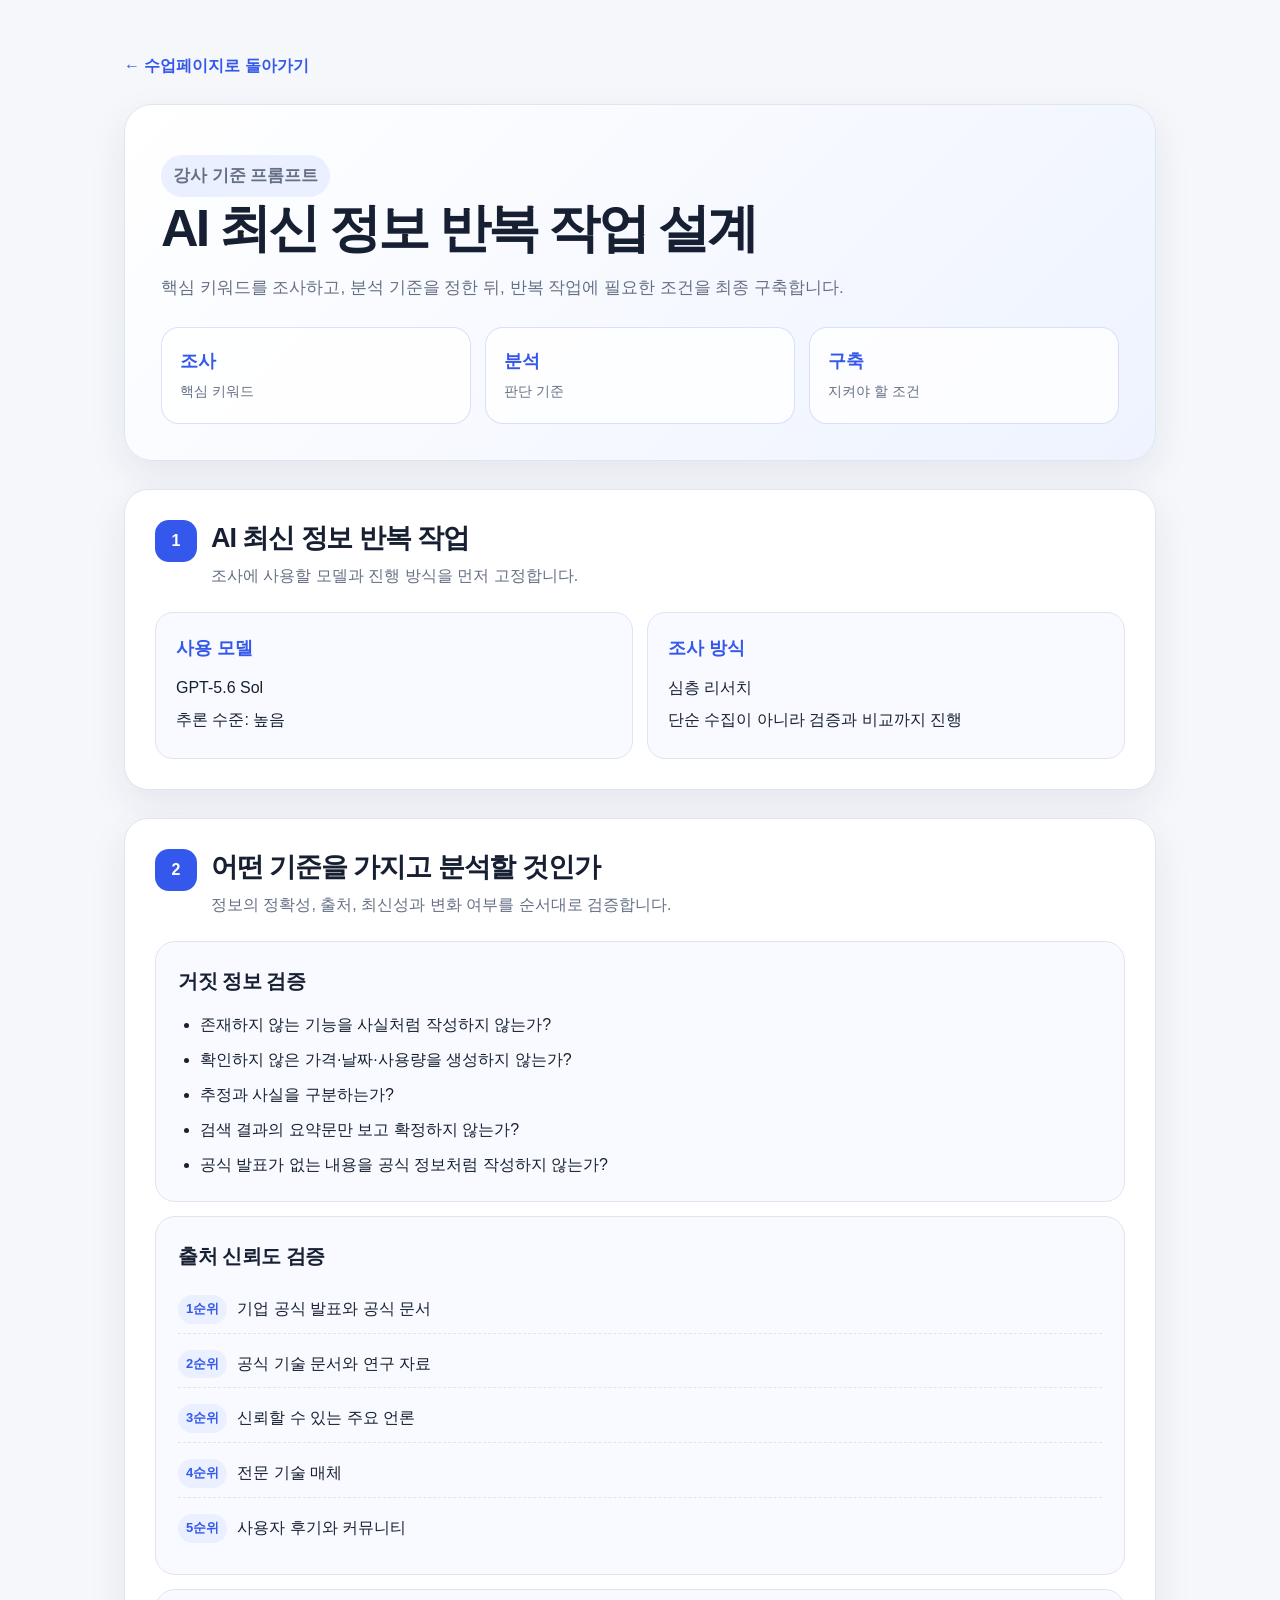
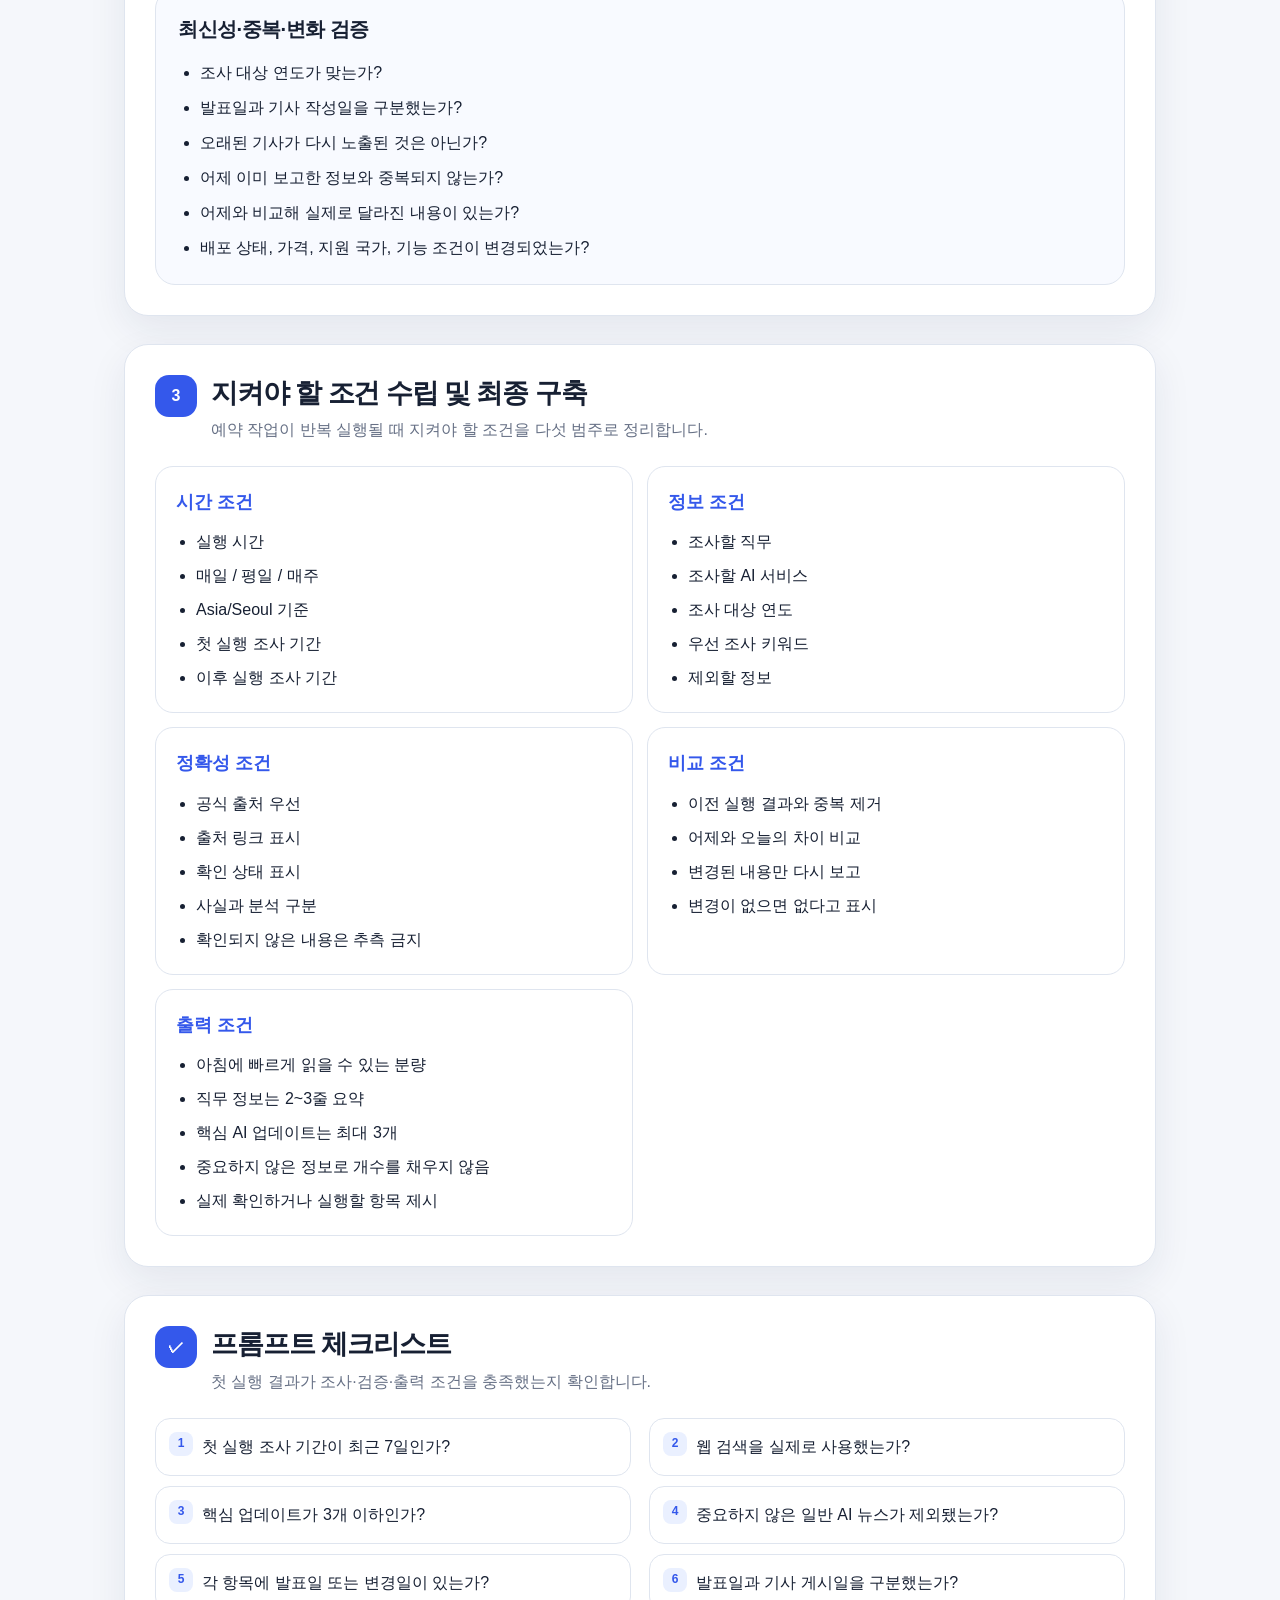
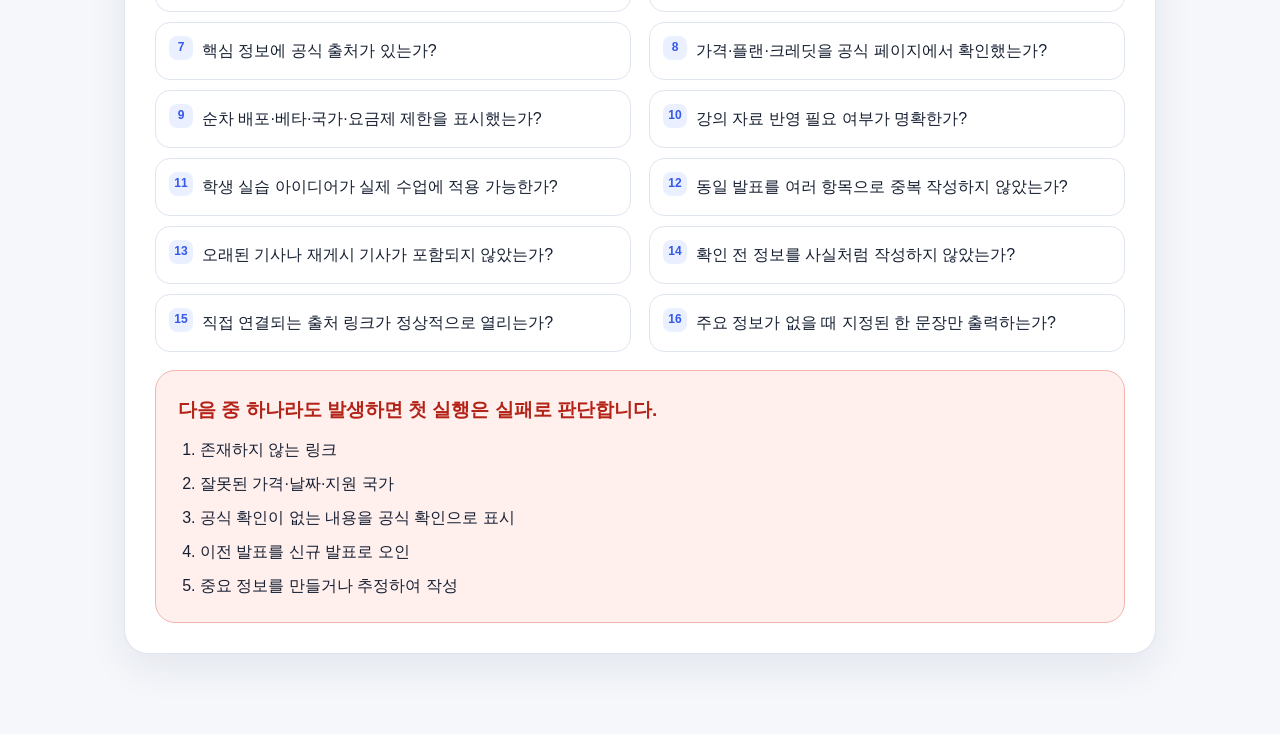
<file: instructor-research-prompt.html>
<!DOCTYPE html>
<html lang="ko">
<head>
  <meta charset="UTF-8" />
  <meta name="viewport" content="width=device-width, initial-scale=1.0" />
  <title>강사 기준 프롬프트 · AI 최신 정보 반복 작업</title>
  <style>
    :root{
      --bg:#f5f7fb;
      --surface:#ffffff;
      --surface-soft:#f8faff;
      --ink:#172033;
      --muted:#667085;
      --line:#dfe5ef;
      --primary:#3458eb;
      --primary-soft:#eaf0ff;
      --danger:#b42318;
      --danger-soft:#fff0ee;
      --shadow:0 14px 38px rgba(28,39,76,.08);
    }

    *{box-sizing:border-box}
    html{scroll-behavior:smooth}
    body{
      margin:0;
      font-family:Arial,"Noto Sans KR",sans-serif;
      color:var(--ink);
      background:var(--bg);
      line-height:1.75;
      word-break:keep-all;
    }

    a{color:inherit}
    .page{max-width:1080px;margin:0 auto;padding:52px 24px 80px}
    .back-link{
      display:inline-flex;
      align-items:center;
      gap:8px;
      margin-bottom:24px;
      color:var(--primary);
      text-decoration:none;
      font-weight:800;
    }

    .hero{
      padding:36px;
      border:1px solid var(--line);
      border-radius:28px;
      background:linear-gradient(135deg,#ffffff 0%,#eef3ff 100%);
      box-shadow:var(--shadow);
    }
    .eyebrow{
      display:inline-flex;
      margin:0 0 12px;
      padding:6px 12px;
      border-radius:999px;
      color:var(--primary);
      background:var(--primary-soft);
      font-size:14px;
      font-weight:900;
    }
    h1{margin:0;font-size:clamp(32px,5vw,52px);line-height:1.2;letter-spacing:-.055em}
    .hero p{margin:14px 0 0;color:var(--muted);font-size:17px}

    .flow{
      display:grid;
      grid-template-columns:repeat(3,1fr);
      gap:14px;
      margin-top:24px;
    }
    .flow-item{
      padding:18px;
      border:1px solid rgba(52,88,235,.18);
      border-radius:18px;
      background:rgba(255,255,255,.8);
    }
    .flow-item strong{display:block;color:var(--primary);font-size:18px}
    .flow-item span{color:var(--muted);font-size:14px}

    .section{margin-top:28px;padding:30px;border:1px solid var(--line);border-radius:24px;background:var(--surface);box-shadow:var(--shadow)}
    .section-head{display:flex;align-items:flex-start;gap:14px;margin-bottom:22px}
    .number{
      flex:0 0 auto;
      display:grid;
      place-items:center;
      width:42px;
      height:42px;
      border-radius:14px;
      color:#fff;
      background:var(--primary);
      font-weight:900;
    }
    h2{margin:0;font-size:27px;line-height:1.35;letter-spacing:-.04em}
    .section-head p{margin:5px 0 0;color:var(--muted)}

    .summary-grid{display:grid;grid-template-columns:repeat(2,1fr);gap:14px}
    .summary-card{padding:20px;border:1px solid var(--line);border-radius:18px;background:var(--surface-soft)}
    .summary-card h3{margin:0 0 10px;font-size:18px;color:var(--primary)}
    .summary-card p{margin:4px 0;color:var(--ink)}

    .group{padding:22px;border:1px solid var(--line);border-radius:20px;background:var(--surface-soft)}
    .group + .group{margin-top:14px}
    .group h3{margin:0 0 12px;font-size:20px;letter-spacing:-.025em}
    .group ol,.group ul{margin:0;padding-left:22px}
    .group li+li{margin-top:7px}

    .rank-list{list-style:none;padding:0!important}
    .rank-list li{display:flex;gap:10px;align-items:flex-start;padding:9px 0;border-bottom:1px dashed var(--line)}
    .rank-list li:last-child{border-bottom:0}
    .rank{
      flex:0 0 auto;
      min-width:48px;
      padding:3px 8px;
      border-radius:999px;
      background:var(--primary-soft);
      color:var(--primary);
      font-size:13px;
      font-weight:900;
      text-align:center;
    }

    .conditions{display:grid;grid-template-columns:repeat(2,1fr);gap:14px}
    .condition-card{padding:20px;border:1px solid var(--line);border-radius:18px;background:#fff}
    .condition-card h3{margin:0 0 10px;font-size:18px;color:var(--primary)}
    .condition-card ul{margin:0;padding-left:20px}
    .condition-card li+li{margin-top:6px}

    .checklist{counter-reset:item;display:grid;grid-template-columns:repeat(2,1fr);gap:10px 18px;margin:0;padding:0;list-style:none}
    .checklist li{
      position:relative;
      min-height:54px;
      padding:14px 14px 14px 46px;
      border:1px solid var(--line);
      border-radius:15px;
      background:#fff;
    }
    .checklist li::before{
      counter-increment:item;
      content:counter(item);
      position:absolute;
      left:13px;
      top:13px;
      display:grid;
      place-items:center;
      width:24px;
      height:24px;
      border-radius:8px;
      color:var(--primary);
      background:var(--primary-soft);
      font-size:12px;
      font-weight:900;
    }

    .failure{
      margin-top:18px;
      padding:22px;
      border:1px solid #f4b4ae;
      border-radius:20px;
      background:var(--danger-soft);
    }
    .failure h3{margin:0 0 10px;color:var(--danger);font-size:19px}
    .failure ol{margin:0;padding-left:22px}
    .failure li+li{margin-top:6px}

    @media(max-width:760px){
      .page{padding:28px 16px 60px}
      .hero,.section{padding:22px}
      .flow,.summary-grid,.conditions,.checklist{grid-template-columns:1fr}
      h2{font-size:23px}
    }
  </style>
</head>
<body>
  <main class="page">
    <a class="back-link" href="./index.html">← 수업페이지로 돌아가기</a>

    <header class="hero">
      <p class="eyebrow">강사 기준 프롬프트</p>
      <h1>AI 최신 정보 반복 작업 설계</h1>
      <p>핵심 키워드를 조사하고, 분석 기준을 정한 뒤, 반복 작업에 필요한 조건을 최종 구축합니다.</p>

      <div class="flow" aria-label="수업 진행 구조">
        <div class="flow-item"><strong>조사</strong><span>핵심 키워드</span></div>
        <div class="flow-item"><strong>분석</strong><span>판단 기준</span></div>
        <div class="flow-item"><strong>구축</strong><span>지켜야 할 조건</span></div>
      </div>
    </header>

    <section class="section" aria-labelledby="research-title">
      <div class="section-head">
        <span class="number">1</span>
        <div>
          <h2 id="research-title">AI 최신 정보 반복 작업</h2>
          <p>조사에 사용할 모델과 진행 방식을 먼저 고정합니다.</p>
        </div>
      </div>

      <div class="summary-grid">
        <article class="summary-card">
          <h3>사용 모델</h3>
          <p>GPT-5.6 Sol</p>
          <p>추론 수준: 높음</p>
        </article>
        <article class="summary-card">
          <h3>조사 방식</h3>
          <p>심층 리서치</p>
          <p>단순 수집이 아니라 검증과 비교까지 진행</p>
        </article>
      </div>
    </section>

    <section class="section" aria-labelledby="analysis-title">
      <div class="section-head">
        <span class="number">2</span>
        <div>
          <h2 id="analysis-title">어떤 기준을 가지고 분석할 것인가</h2>
          <p>정보의 정확성, 출처, 최신성과 변화 여부를 순서대로 검증합니다.</p>
        </div>
      </div>

      <article class="group">
        <h3>거짓 정보 검증</h3>
        <ul>
          <li>존재하지 않는 기능을 사실처럼 작성하지 않는가?</li>
          <li>확인하지 않은 가격·날짜·사용량을 생성하지 않는가?</li>
          <li>추정과 사실을 구분하는가?</li>
          <li>검색 결과의 요약문만 보고 확정하지 않는가?</li>
          <li>공식 발표가 없는 내용을 공식 정보처럼 작성하지 않는가?</li>
        </ul>
      </article>

      <article class="group">
        <h3>출처 신뢰도 검증</h3>
        <ol class="rank-list">
          <li><span class="rank">1순위</span><span>기업 공식 발표와 공식 문서</span></li>
          <li><span class="rank">2순위</span><span>공식 기술 문서와 연구 자료</span></li>
          <li><span class="rank">3순위</span><span>신뢰할 수 있는 주요 언론</span></li>
          <li><span class="rank">4순위</span><span>전문 기술 매체</span></li>
          <li><span class="rank">5순위</span><span>사용자 후기와 커뮤니티</span></li>
        </ol>
      </article>

      <article class="group">
        <h3>최신성·중복·변화 검증</h3>
        <ul>
          <li>조사 대상 연도가 맞는가?</li>
          <li>발표일과 기사 작성일을 구분했는가?</li>
          <li>오래된 기사가 다시 노출된 것은 아닌가?</li>
          <li>어제 이미 보고한 정보와 중복되지 않는가?</li>
          <li>어제와 비교해 실제로 달라진 내용이 있는가?</li>
          <li>배포 상태, 가격, 지원 국가, 기능 조건이 변경되었는가?</li>
        </ul>
      </article>
    </section>

    <section class="section" aria-labelledby="build-title">
      <div class="section-head">
        <span class="number">3</span>
        <div>
          <h2 id="build-title">지켜야 할 조건 수립 및 최종 구축</h2>
          <p>예약 작업이 반복 실행될 때 지켜야 할 조건을 다섯 범주로 정리합니다.</p>
        </div>
      </div>

      <div class="conditions">
        <article class="condition-card">
          <h3>시간 조건</h3>
          <ul>
            <li>실행 시간</li>
            <li>매일 / 평일 / 매주</li>
            <li>Asia/Seoul 기준</li>
            <li>첫 실행 조사 기간</li>
            <li>이후 실행 조사 기간</li>
          </ul>
        </article>

        <article class="condition-card">
          <h3>정보 조건</h3>
          <ul>
            <li>조사할 직무</li>
            <li>조사할 AI 서비스</li>
            <li>조사 대상 연도</li>
            <li>우선 조사 키워드</li>
            <li>제외할 정보</li>
          </ul>
        </article>

        <article class="condition-card">
          <h3>정확성 조건</h3>
          <ul>
            <li>공식 출처 우선</li>
            <li>출처 링크 표시</li>
            <li>확인 상태 표시</li>
            <li>사실과 분석 구분</li>
            <li>확인되지 않은 내용은 추측 금지</li>
          </ul>
        </article>

        <article class="condition-card">
          <h3>비교 조건</h3>
          <ul>
            <li>이전 실행 결과와 중복 제거</li>
            <li>어제와 오늘의 차이 비교</li>
            <li>변경된 내용만 다시 보고</li>
            <li>변경이 없으면 없다고 표시</li>
          </ul>
        </article>

        <article class="condition-card">
          <h3>출력 조건</h3>
          <ul>
            <li>아침에 빠르게 읽을 수 있는 분량</li>
            <li>직무 정보는 2~3줄 요약</li>
            <li>핵심 AI 업데이트는 최대 3개</li>
            <li>중요하지 않은 정보로 개수를 채우지 않음</li>
            <li>실제 확인하거나 실행할 항목 제시</li>
          </ul>
        </article>
      </div>
    </section>

    <section class="section" aria-labelledby="check-title">
      <div class="section-head">
        <span class="number">✓</span>
        <div>
          <h2 id="check-title">프롬프트 체크리스트</h2>
          <p>첫 실행 결과가 조사·검증·출력 조건을 충족했는지 확인합니다.</p>
        </div>
      </div>

      <ol class="checklist">
        <li>첫 실행 조사 기간이 최근 7일인가?</li>
        <li>웹 검색을 실제로 사용했는가?</li>
        <li>핵심 업데이트가 3개 이하인가?</li>
        <li>중요하지 않은 일반 AI 뉴스가 제외됐는가?</li>
        <li>각 항목에 발표일 또는 변경일이 있는가?</li>
        <li>발표일과 기사 게시일을 구분했는가?</li>
        <li>핵심 정보에 공식 출처가 있는가?</li>
        <li>가격·플랜·크레딧을 공식 페이지에서 확인했는가?</li>
        <li>순차 배포·베타·국가·요금제 제한을 표시했는가?</li>
        <li>강의 자료 반영 필요 여부가 명확한가?</li>
        <li>학생 실습 아이디어가 실제 수업에 적용 가능한가?</li>
        <li>동일 발표를 여러 항목으로 중복 작성하지 않았는가?</li>
        <li>오래된 기사나 재게시 기사가 포함되지 않았는가?</li>
        <li>확인 전 정보를 사실처럼 작성하지 않았는가?</li>
        <li>직접 연결되는 출처 링크가 정상적으로 열리는가?</li>
        <li>주요 정보가 없을 때 지정된 한 문장만 출력하는가?</li>
      </ol>

      <aside class="failure">
        <h3>다음 중 하나라도 발생하면 첫 실행은 실패로 판단합니다.</h3>
        <ol>
          <li>존재하지 않는 링크</li>
          <li>잘못된 가격·날짜·지원 국가</li>
          <li>공식 확인이 없는 내용을 공식 확인으로 표시</li>
          <li>이전 발표를 신규 발표로 오인</li>
          <li>중요 정보를 만들거나 추정하여 작성</li>
        </ol>
      </aside>
    </section>
  </main>
</body>
</html>
</file>
<file: style.css>
@import url('./base-style.css');

/* 기하학적 심벌 로고 생성 프롬프트: 기존 수업페이지 최하단 */
body::after{
  content:"기하학적 심벌 로고 생성 프롬프트\A\A첨부한 이미지를 참고하여 창의적인 기하학적 심벌 로고 시안을 제작해줘.\A\A브랜드명:\A브랜드 분야:\A브랜드 핵심 컨셉:\A브랜드가 주고 싶은 이미지:\A주요 타깃:\A제품 또는 서비스 특징:\A\A참고 이미지의 핵심 요소:\A- 참고 이미지에서 보이는 핵심 형태 1:\A- 참고 이미지에서 보이는 핵심 형태 2:\A- 참고 이미지에서 보이는 핵심 형태 3:\A- 참고 이미지에서 느껴지는 분위기 1:\A- 참고 이미지에서 느껴지는 분위기 2:\A\A라인 드로잉에서 유지할 요소:\A- 유지할 선:\A- 유지할 곡선:\A- 유지할 방향:\A- 유지할 반복 구조:\A- 유지할 대칭 또는 비대칭 구조:\A- 유지할 네거티브 스페이스:\A- 유지할 전체 실루엣:\A\A변형할 요소:\A- 단순화할 부분:\A- 제거할 부분:\A- 확대하거나 강조할 부분:\A- 반복할 부분:\A- 회전 또는 반전할 부분:\A- 연결하거나 분리할 부분:\A- 기하학적으로 재구성할 부분:\A\A로고 방향:\A- 참고 이미지의 형태를 그대로 복사하지 말고, 이미지에서 추출한 선, 방향, 반복, 대칭, 여백, 실루엣 구조만 활용해 새로운 심벌로 재해석해줘.\A- 브랜드의 핵심 컨셉과 키워드가 형태에서 느껴지도록 제작해줘.\A- 원형, 반원, 아치, 곡선, 직선, 반복선, 중첩, 분리, 연결, 대칭, 비대칭 중 브랜드에 적합한 구조를 활용해줘.\A- 실제 사물을 직접적으로 묘사하기보다 추상적이고 상징적인 형태로 표현해줘.\A- 작은 크기로 줄여도 형태가 구분될 수 있도록 단순하고 응집력 있는 실루엣으로 정리해줘.\A- 패키지, 웹사이트, 아이콘, 패턴으로 확장할 수 있는 구조로 제작해줘.\A- 브랜드명 텍스트는 넣지 말고 심벌마크만 제작해줘.\A\A원하는 형태:\A- 전체 형태:\A- 직선 또는 곡선 중심:\A- 대칭 또는 비대칭:\A- 두꺼운 선 또는 얇은 선:\A- 닫힌 형태 또는 열린 형태:\A- 단순한 형태 또는 장식적인 형태:\A- 정적인 느낌 또는 움직임이 느껴지는 형태:\A\A원하는 브랜드 분위기:\A- 핵심 감정:\A- 시각적 인상:\A- 고급스러움 정도:\A- 친근함 정도:\A- 자연스러움 정도:\A- 역동성 정도:\A- 미니멀함 정도:\A\A스타일:\A- 창의적인 기하학적 심벌 로고\A- 미니멀한 벡터 로고\A- 추상적이고 조형적인 심벌마크\A- 균형이 안정적인 구조\A- 명확한 흑백 실루엣\A- 흰 배경\A- 검정 단색\A- 플랫 디자인\A- 로고 제작 전 아이디어 스케치\A- 연필로 러프하게 스케치한 형태\A- 손으로 탐색한 듯한 자연스러운 드로잉\A- 각 시안의 구조가 명확하게 구분되는 구성\A\A제외할 요소:\A- 참고 이미지를 그대로 따라 그리는 방식 제외\A- 실제 사물을 사진처럼 묘사하는 방식 제외\A- 기존 브랜드 로고와 유사한 형태 제외\A- 유명 로고를 조합한 형태 제외\A- 텍스트와 브랜드명 제외\A- 알파벳이나 한글을 직접적으로 넣는 방식 제외\A- 3D 표현 제외\A- 금속 질감 제외\A- 그림자 제외\A- 그라데이션 제외\A- 목업 제외\A- 배경 장면 제외\A- 복잡한 일러스트 제외\A- 과도한 장식 제외\A- 지나치게 많은 선 제외\A- 작은 크기에서 형태가 뭉개지는 구조 제외\A- 흔한 아이콘이나 클립아트 같은 형태 제외\A- 브랜드 컨셉과 관계없는 요소 제외\A\A실제 이미지를 그대로 복사하지 말고\A이미지에서 발견한 선, 방향, 반복, 대칭, 비대칭,\A중첩, 여백, 네거티브 스페이스, 실루엣 구조를 활용해\A추상적인 흑백 심벌 스케치로 재해석해줘.\A\A텍스트와 브랜드명은 넣지 말고\A심벌 형태만 제작해줘.\A\A흰 배경에 검정 단색으로 표현하고\A서로 다른 방향의 연필 스케치 시안 6개를 한 화면에 보여줘.\A\A각 시안은 다음 방향으로 구분해줘.\A1. 원형 또는 타원형 구조\A2. 좌우 대칭 구조\A3. 유기적인 곡선 구조\A4. 반복과 중첩을 활용한 구조\A5. 네거티브 스페이스 중심 구조\A6. 가장 단순하게 정리한 미니멀 구조\A\A각 시안은 서로 충분히 다른 형태로 제작하고,\A로고 제작 전 아이디어 탐색 과정처럼 명확하게 구분해 배치해줘.";
  display:block;
  max-width:1180px;
  margin:0 auto 34px;
  padding:36px;
  border:1px solid var(--line);
  border-radius:var(--radius-lg);
  background:linear-gradient(180deg,#ffffff 0%,#f8faff 100%);
  color:var(--text);
  box-shadow:var(--shadow);
  white-space:pre-wrap;
  font-size:16px;
  line-height:1.85;
  font-family:"Pretendard","Noto Sans KR","Apple SD Gothic Neo","Malgun Gothic",sans-serif;
  text-align:left;
}
@media(max-width:640px){body::after{margin:0 12px 28px;padding:22px;font-size:14px;line-height:1.75;border-radius:20px}}
</file>
